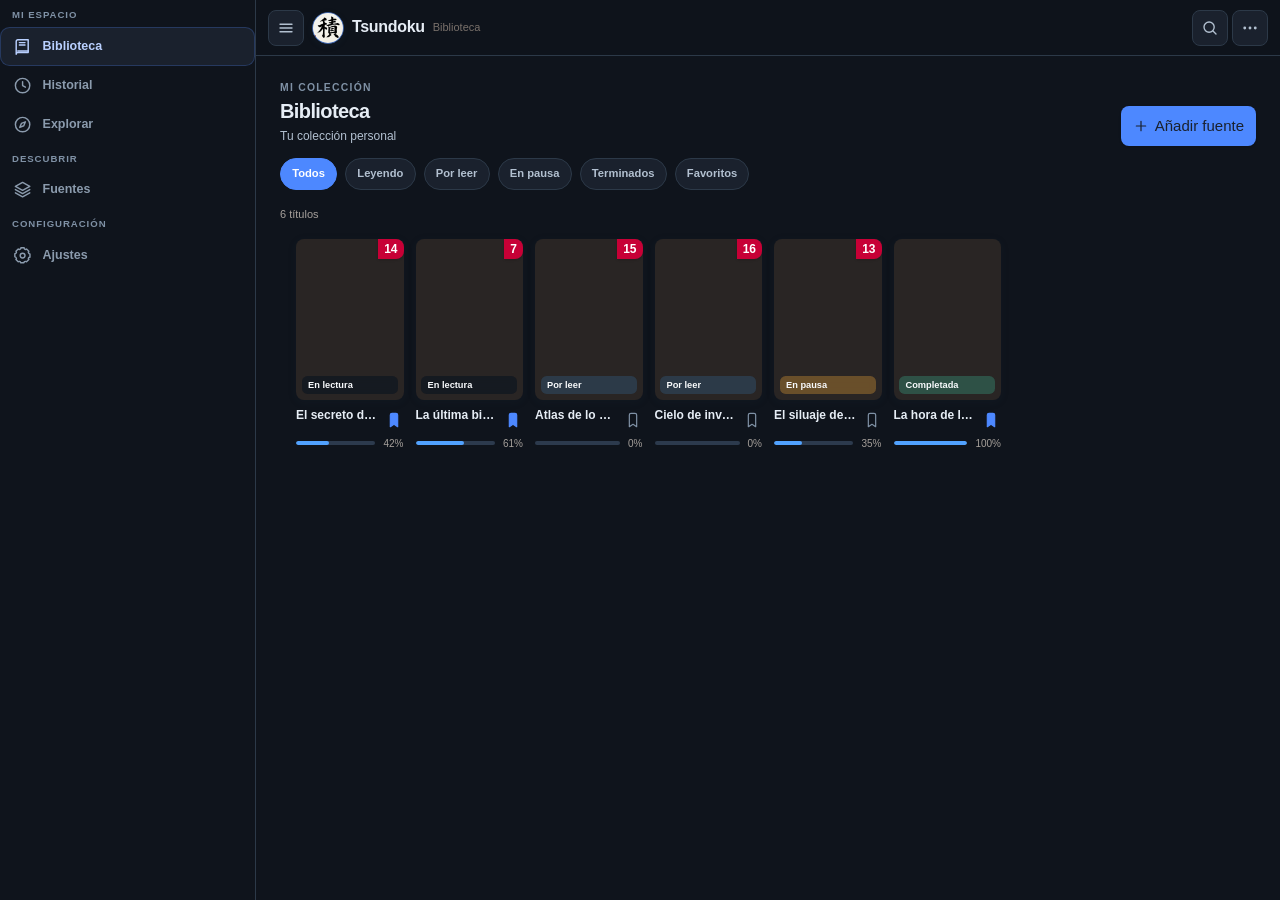
<file: index.html>
<!DOCTYPE html>
<html lang="en">
<head>
    <meta charset="UTF-8">
    <meta name="viewport" content="width=device-width, initial-scale=1.0">
    <title>Document</title>
    <meta http-equiv="refresh" content="0; url=./Tracker/index.html"> 

</head>
<body>
    
</body>
</html>
</file>
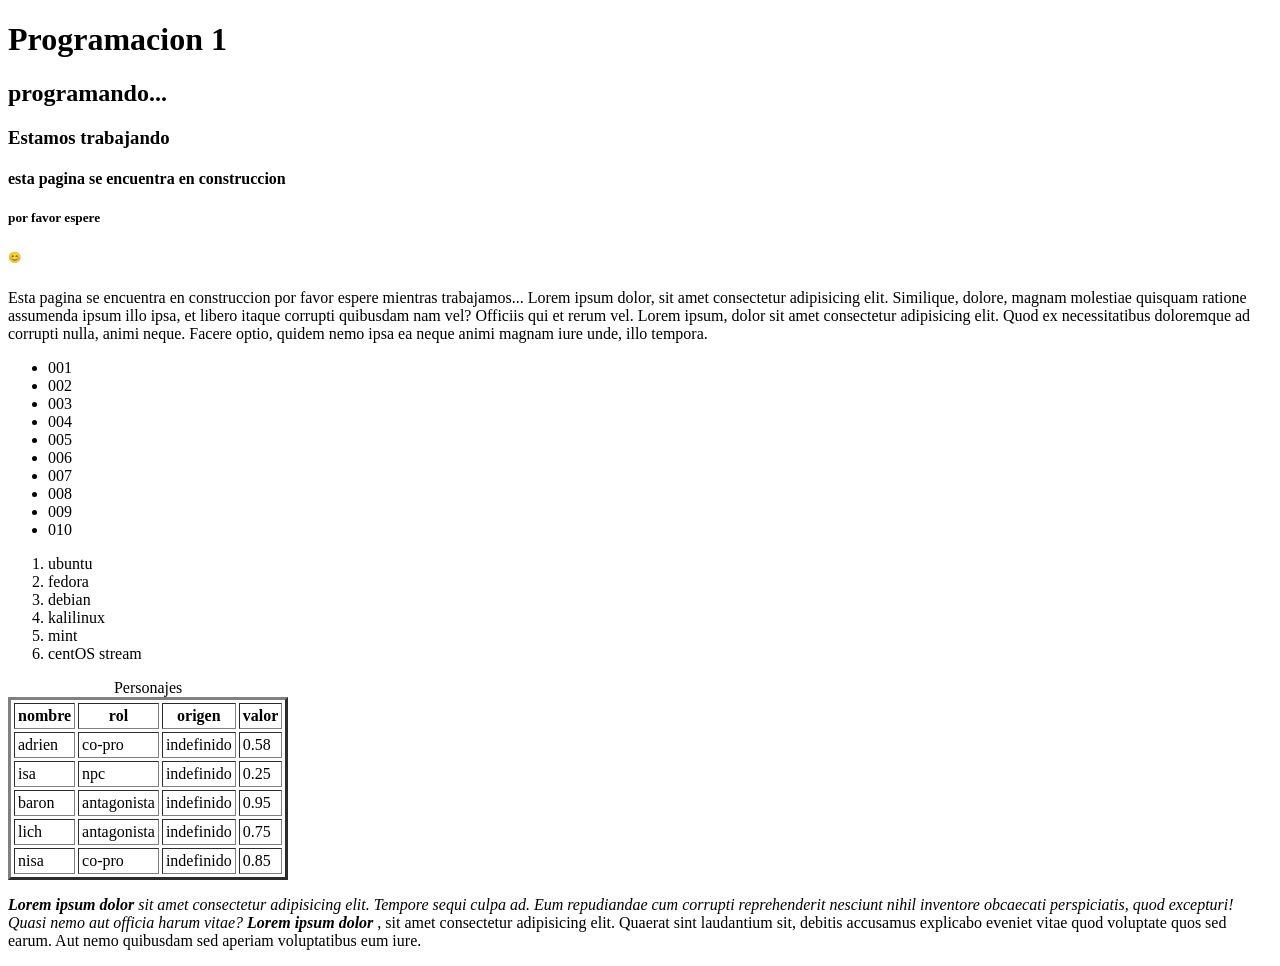
<file: Multi/index.html>
<!DOCTYPE html>
<html lang="en">
<head>
    <meta charset="UTF-8">
    <meta name="viewport" content="width=device-width, initial-scale=1.0">
    <title>Pagina</title>
</head>
<body>
<h1>Programacion 1</h1>
<h2>programando...</h2>

<h3>Estamos trabajando</h3>
<h4>esta pagina se encuentra en construccion</h4>
<h5>por favor espere</h5>
<h6>😊</h6>

<p>Esta pagina se encuentra en construccion por favor espere mientras trabajamos...
    Lorem ipsum dolor, sit amet consectetur adipisicing elit. Similique, dolore, magnam molestiae quisquam ratione assumenda ipsum illo ipsa, et libero itaque corrupti quibusdam nam vel? Officiis qui et rerum vel.
    Lorem ipsum, dolor sit amet consectetur adipisicing elit. Quod ex necessitatibus doloremque ad 
    corrupti nulla, animi neque. Facere optio, quidem nemo ipsa ea neque animi magnam iure unde, 
    illo tempora.
</p>

<ul>
    <li>001</li>
    <li>002</li>
    <li>003</li>
    <li>004</li>
    <li>005</li>
    <li>006</li>
    <li>007</li>
    <li>008</li>
    <li>009</li>
    <li>010</li>
    
</ul>

<ol>
<li>ubuntu</li>
<li>fedora</li>
<li>debian</li>
<li>kalilinux</li>
<li>mint</li>
<li>centOS stream</li>
</ol>

<table border="3" cellpadding="3" cellspacing="3">
    <caption>Personajes</caption>
    <thead>
     <th scope="col">nombre</th>
     <th scope="col">rol</th>
     <th scope="col">origen</th>
     <th scope="col">valor</th>
    </thead>
    <tbody>
        <tr>
            <td>adrien</td>
            <td>co-pro</td>
            <td>indefinido</td>
            <td>0.58</td>       

        </tr>
         <tr>
            <td>isa</td>
            <td>npc</td>
            <td>indefinido</td>
            <td>0.25</td>
         </tr>
         <tr>
            <td>baron</td>
            <td>antagonista</td>
            <td>indefinido</td>
            <td>0.95</td>
         </tr>
         <tr>
            <td>lich</td>
            <td>antagonista</td>
            <td>indefinido</td>
            <td>0.75</td>
         </tr>
         <tr>
            <td>nisa</td>
            <td>co-pro</td>
            <td>indefinido</td>
            <td>0.85</td>
         </tr>
    </tbody>
</table>

<p>
   <em> <strong> Lorem ipsum dolor </strong> sit amet consectetur adipisicing elit. Tempore sequi culpa ad. Eum repudiandae cum corrupti reprehenderit nesciunt nihil inventore obcaecati perspiciatis, quod excepturi! Quasi nemo aut officia harum vitae? </em>

    <i> <b> Lorem ipsum dolor </b> </i>, sit amet consectetur adipisicing elit. Quaerat sint laudantium sit, debitis accusamus explicabo eveniet vitae quod voluptate quos sed earum. Aut nemo quibusdam sed aperiam voluptatibus eum iure.
</p>













</body>
</html>
</file>
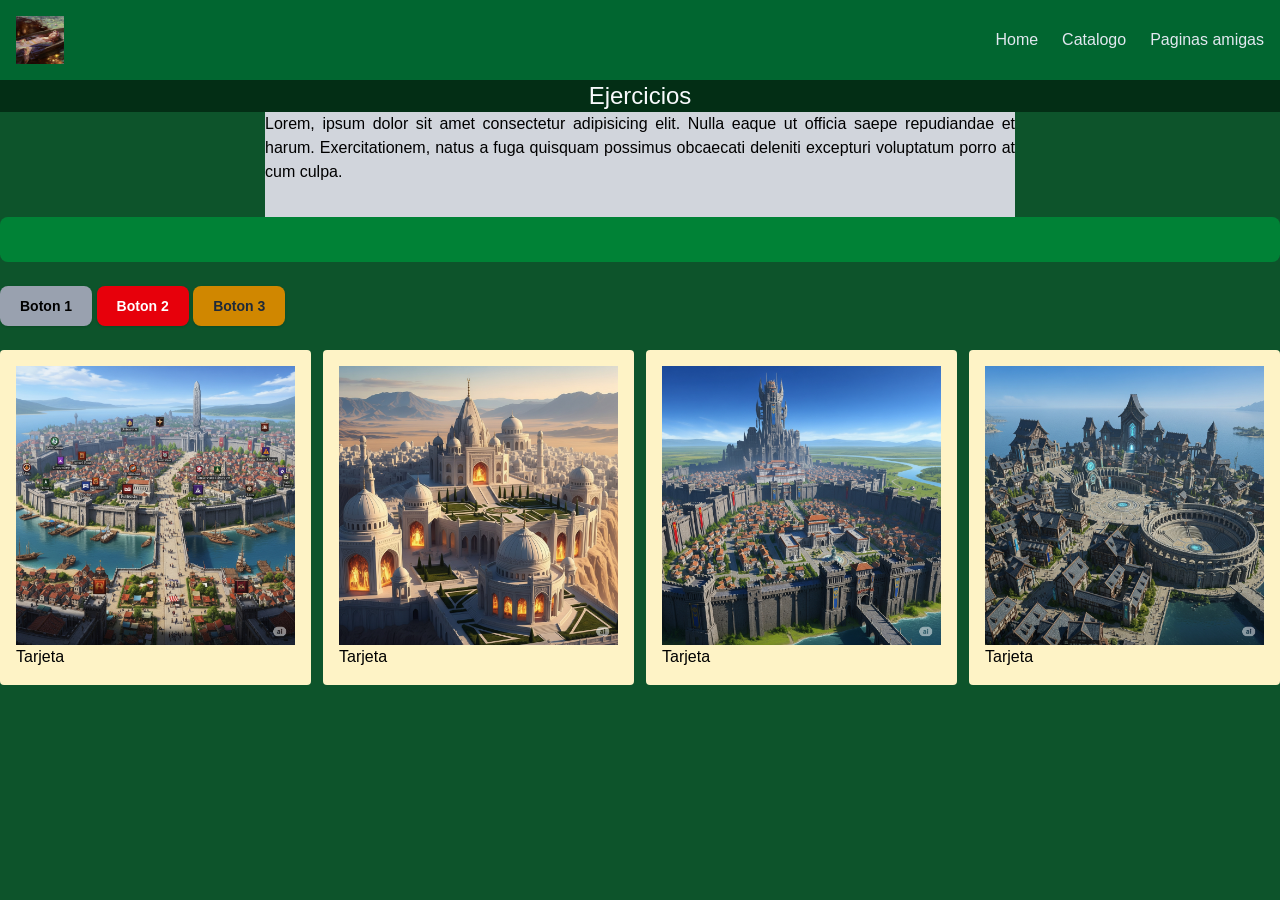
<file: Proyecto web/index.html>
<!DOCTYPE html>
<html lang="es">

<head>
    <meta charset="UTF-8">
    <meta name="viewport" content="width=device-width, initial-scale=1.0">
    <title>Ejercicios</title>
    <script src="./tailwind.js"></script>
</head>

<body class="bg-green-900">

<!-- Barra de navegación: logo a la izquierda, enlaces a la derecha -->
<nav class="flex items-center justify-between p-4 bg-green-800 shadow">
  <span class="text-xl font-bold text-sky-600"> <img class="size-12" src="Assets/Sin título.jpg" alt=""></span>
  <div class="flex gap-6">
    <a href="#" class="text-slate-200 hover:text-sky-600">Home</a>
    <a href="#" class="text-slate-200 hover:text-sky-600">Catalogo</a>
    <a href="#" class="text-slate-200 hover:text-sky-600">Paginas amigas</a>
  </div>
</nav>

    <h1 class="bg-green-950  text-slate-50 text-center  text-2xl">Ejercicios</h1>

    <div class=" bg-green-900 flex items-center justify-center">

        <p class="w-[750px] h-[105px] bg-gray-300 text-justify">
            Lorem, ipsum dolor sit amet consectetur adipisicing elit. Nulla eaque ut officia saepe repudiandae et harum.
            Exercitationem, natus a fuga quisquam possimus obcaecati deleniti excepturi voluptatum porro at cum culpa.
        </p>
    </div>
    <div class="mx-auto h-[45px] bg-green-700 flex items-center justify-center rounded-lg p-2">

    </div>
    <br>
<div>
    <button class="inline-flex items-center justify-center gap-2 rounded-lg
               bg-gray-400 px-5 py-2.5 text-sm font-semibold text-black shadow-sm
               transition hover:bg-gray-200 active:bg-gray-200
               focus:outline-none focus:ring-2 focus:ring-black">
  Boton 1
</button>
<button class="inline-flex items-center justify-center gap-2 rounded-lg
               bg-red-600 px-5 py-2.5 text-sm font-semibold text-white shadow-sm
               transition hover:bg-green-500 active:bg-red-800
               focus:outline-none focus:ring-2 focus:ring-red-300">
  Boton 2
</button>
<button class="inline-flex items-center justify-center gap-2 rounded-lg
               bg-yellow-600 px-5 py-2.5 text-sm font-semibold text-gray-800 shadow-sm
               transition hover:bg-gray-300 active:bg-yellow-800
               focus:outline-none focus:ring-2 focus:ring-indigo-200">
  Boton 3
</button>

</div>
<br>

<div class="grid grid-cols-1 md:grid-cols-2 lg:grid-cols-4 gap-3">
  <div class="bg-amber-100 p-4 rounded"><img src="Assets/Gemini_Generated_Image_q2a5btq2a5btq2a5.png" alt=""> Tarjeta</div>
  <div class="bg-amber-100 p-4 rounded"><img src="Assets/Gemini_Generated_Image_q2a5buq2a5buq2a5.png" alt="">Tarjeta</div>
  <div class="bg-amber-100 p-4 rounded"><img src="Assets/Gemini_Generated_Image_q2a5bvq2a5bvq2a5.png" alt="">Tarjeta</div>
  <div class="bg-amber-100 p-4 rounded"><img src="Assets/Gemini_Generated_Image_qxeg3jqxeg3jqxeg.png" alt="">Tarjeta</div>
</div>





</body>

</html>
</file>
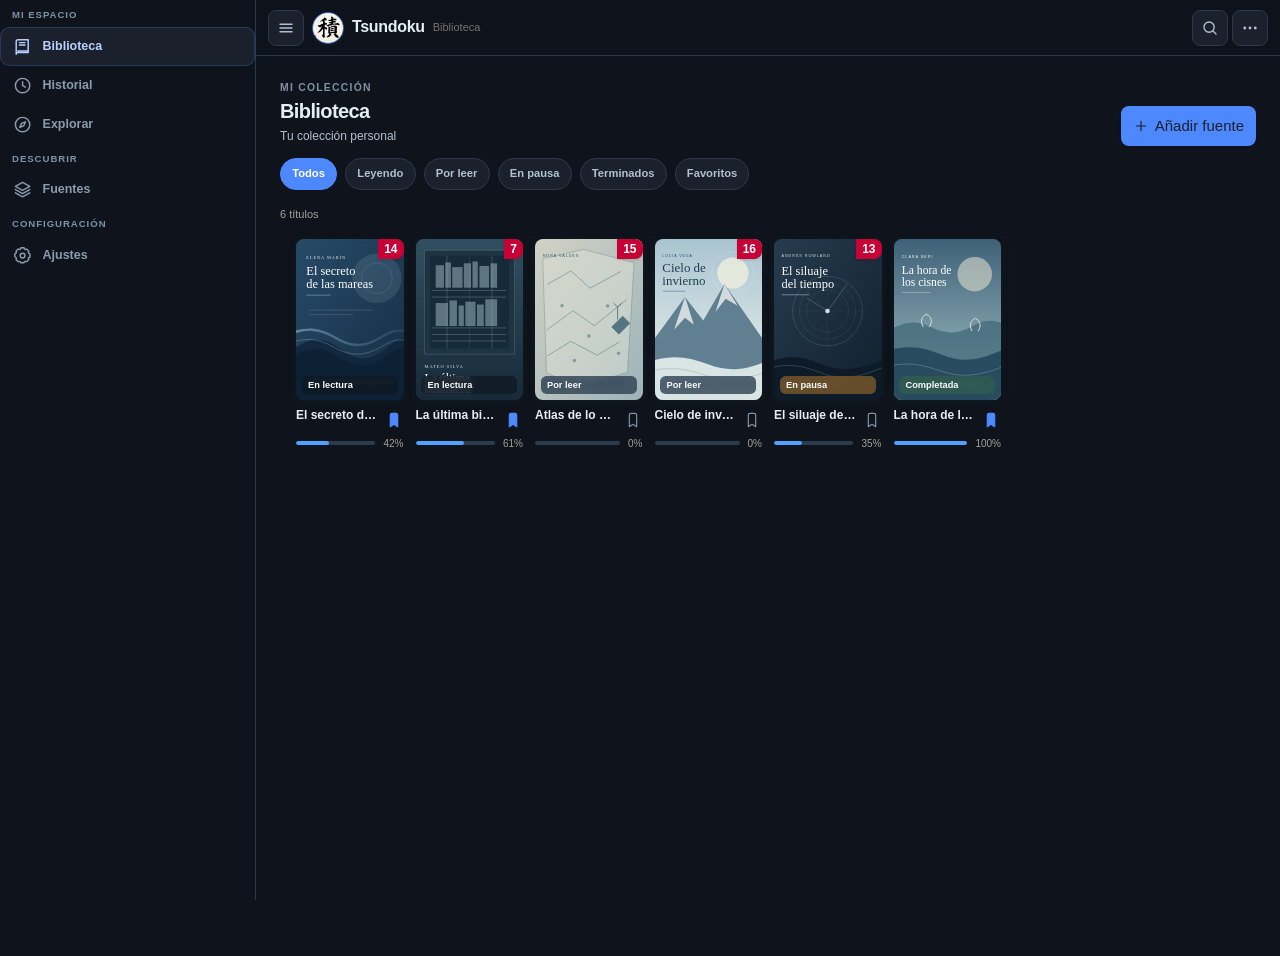
<file: Tracker/index.html>
<!DOCTYPE html>
<html lang="es" data-theme=" ">
<head>
  <meta charset="UTF-8">
  <meta name="viewport" content="width=device-width, initial-scale=1.0">
  <meta name="description" content="Tsundoku, tu biblioteca personal de novelas.">
  <title>Tsundoku · Biblioteca</title>
  <script>
    (() => {
      try {
        const validThemes = ['amoled', 'midnight', 'mocha', 'parchment'];
        const savedTheme = localStorage.getItem('tsundoku-theme');
        const legacyTheme = localStorage.getItem('novel-tracker:theme');
        document.documentElement.dataset.theme = validThemes.includes(savedTheme)
          ? savedTheme
          : legacyTheme === 'light' ? 'parchment' : 'midnight';
      } catch (error) {
        document.documentElement.dataset.theme = 'midnight';
      }
    })();
  </script>
  <link rel="icon" type="image/svg+xml" href="./Assets/icons/logo.svg">
  <script src="./js/tailwind.js"></script>
  <link rel="stylesheet" href="./css/styles.css">
  <style type="text/tailwindcss">
    @theme {
      --color-tsun-blue: #3c668d;
    }

    @custom-variant dark (&:where([data-theme="amoled"], [data-theme="midnight"], [data-theme="mocha"], [data-theme="dark"], [data-theme="amoled"] *, [data-theme="midnight"] *, [data-theme="mocha"] *, [data-theme="dark"] *));
  </style>
  <script src="./js/novelData.js" defer></script>
  <script src="./js/storage.js" defer></script>
  <script src="./js/ui.js" defer></script>
  <script src="./js/main.js" defer></script>
  <script src="./js/sidebar.js" defer></script>
</head>
<body class="tsun-shell" data-page="shell" data-asset-prefix="./" data-page-prefix="./">
  <a class="skip-link" href="#shell-content">Saltar al contenido</a>

  <header class="shell-header h-14" aria-label="Encabezado de Tsundoku">
    <div class="flex min-w-0 items-center gap-2">
      <button class="icon-button !h-9 !w-9 !rounded-lg" type="button" data-sidebar-toggle aria-label="Colapsar barra lateral" aria-expanded="true">
        <svg class="icon !h-[18px] !w-[18px]" viewBox="0 0 24 24" aria-hidden="true"><path d="M4 7h16M4 12h16M4 17h16"/></svg>
      </button>
      <span class="shell-logo" aria-hidden="true">
        <img src="./Assets/images/Logo-kanji.png" alt="">
      </span>
      <span class="shell-title truncate font-semibold">Tsundoku</span>
      <span class="hidden text-[11px] font-medium text-stone-400 dark:text-stone-500 sm:inline">Biblioteca</span>
    </div>

    <div class="relative ml-auto flex items-center gap-1">
      <button class="icon-button !h-9 !w-9 !rounded-lg" type="button" data-shell-search-toggle aria-label="Buscar" aria-expanded="false">
        <svg class="icon !h-[18px] !w-[18px]" viewBox="0 0 24 24" aria-hidden="true"><circle cx="10.8" cy="10.8" r="6.8"/><path d="m16 16 4 4"/></svg>
      </button>
      <div class="shell-search-panel" data-shell-search-panel hidden>
        <form class="flex items-center gap-2" data-shell-search-form role="search">
          <svg class="icon !h-4 !w-4 shrink-0 text-stone-400" viewBox="0 0 24 24" aria-hidden="true"><circle cx="10.8" cy="10.8" r="6.8"/><path d="m16 16 4 4"/></svg>
          <label class="sr-only" for="shell-search">Buscar en la biblioteca</label>
          <input class="min-w-0 flex-1 bg-transparent text-sm outline-none placeholder:text-stone-400" id="shell-search" data-shell-search-input type="search" placeholder="Buscar títulos o autores..." autocomplete="off">
          <kbd class="hidden rounded border border-stone-200 px-1.5 py-0.5 text-[10px] text-stone-400 dark:border-stone-700 sm:inline">ESC</kbd>
        </form>
      </div>

      <button class="icon-button !h-9 !w-9 !rounded-lg" type="button" data-shell-menu-toggle aria-label="Opciones" aria-expanded="false">
        <svg class="icon !h-[18px] !w-[18px]" viewBox="0 0 24 24" aria-hidden="true"><circle cx="5" cy="12" r="1" fill="currentColor"/><circle cx="12" cy="12" r="1" fill="currentColor"/><circle cx="19" cy="12" r="1" fill="currentColor"/></svg>
      </button>
      <div class="shell-menu" data-shell-menu hidden>
        <button class="shell-menu-item" type="button" data-theme-toggle>
          <span data-theme-label>Tema</span>
        </button>
        <button class="shell-menu-item" type="button" data-shell-go="settings">
          <span>Ajustes de lectura</span>
        </button>
        <button class="shell-menu-item !text-rose-700 dark:!text-rose-300" type="button" data-shell-reset>
          <span>Restablecer ejemplo</span>
        </button>
      </div>
    </div>
  </header>

  <!-- Overlay para móvil -->
  <div data-sidebar-overlay aria-hidden="true"></div>

  <!-- Barra lateral colapsable -->
  <nav class="shell-sidebar" data-sidebar aria-label="Navegación principal">
    <div class="sidebar-section-label">Mi espacio</div>

    <a class="sidebar-item is-active" href="./index.html" data-nav-item="library" title="Biblioteca" aria-current="page">
      <svg class="icon" viewBox="0 0 24 24" aria-hidden="true"><path d="M4 19.5V5.5a2 2 0 0 1 2-2h13v16H6a2 2 0 0 0-2 2Z"/><path d="M6 17.5h13M8 7h7M8 10h7"/></svg>
      <span class="sidebar-label">Biblioteca</span>
    </a>
    <a class="sidebar-item" href="./index.html#history" data-nav-item="history" title="Historial">
      <svg class="icon" viewBox="0 0 24 24" aria-hidden="true"><circle cx="12" cy="12" r="9"/><path d="M12 7v5l3.5 2"/></svg>
      <span class="sidebar-label">Historial</span>
    </a>
    <a class="sidebar-item" href="./pages/browse.html" data-nav-item="browse" title="Explorar">
      <svg class="icon" viewBox="0 0 24 24" aria-hidden="true"><circle cx="12" cy="12" r="9"/><path d="m15.5 8.5-2 5-5 2 2-5 5-2Z"/></svg>
      <span class="sidebar-label">Explorar</span>
    </a>

    <div class="sidebar-section-label">Descubrir</div>

    <a class="sidebar-item" href="./index.html#sources" data-nav-item="sources" title="Fuentes">
      <svg class="icon" viewBox="0 0 24 24" aria-hidden="true"><path d="m12 3-9 5 9 5 9-5-9-5Z"/><path d="m3 12 9 5 9-5M3 16l9 5 9-5"/></svg>
      <span class="sidebar-label">Fuentes</span>
    </a>

    <div class="sidebar-section-label">Configuración</div>

    <a class="sidebar-item" href="./index.html#settings" data-nav-item="settings" title="Ajustes">
      <svg class="icon" viewBox="0 0 24 24" aria-hidden="true"><circle cx="12" cy="12" r="3"/><path d="M19.4 15a1.7 1.7 0 0 0 .34 1.88l.06.06-2.86 2.86-.06-.06A1.7 1.7 0 0 0 15 19.4a1.7 1.7 0 0 0-1 .6 1.7 1.7 0 0 0-.4 1.1V21H9.55v-.1A1.7 1.7 0 0 0 8.5 19.4a1.7 1.7 0 0 0-1.88.34l-.06.06-2.86-2.86.06-.06A1.7 1.7 0 0 0 4.1 15a1.7 1.7 0 0 0-.6-1 1.7 1.7 0 0 0-1.1-.4H2.3V9.55h.1A1.7 1.7 0 0 0 4.1 8.5a1.7 1.7 0 0 0-.34-1.88l-.06-.06L6.56 3.7l.06.06A1.7 1.7 0 0 0 8.5 4.1a1.7 1.7 0 0 0 1-.6 1.7 1.7 0 0 0 .4-1.1V2.3h4.05v.1A1.7 1.7 0 0 0 15 4.1a1.7 1.7 0 0 0 1.88-.34l.06-.06 2.86 2.86-.06.06A1.7 1.7 0 0 0 19.4 8.5c.14.4.35.74.6 1 .3.3.7.45 1.1.45h.1v4.05h-.1A1.7 1.7 0 0 0 19.4 15Z"/></svg>
      <span class="sidebar-label">Ajustes</span>
    </a>
  </nav>

  <main class="shell-main min-h-screen pb-24 md:pb-8" id="shell-content" data-main-content>
    <section class="shell-view" data-shell-view="library" aria-labelledby="library-heading">
      <div class="mb-3 flex items-end justify-between gap-3 px-3 md:px-0">
        <div>
          <p class="shell-section-label mb-1">Mi colección</p>
          <h1 class="shell-view-title" id="library-heading">Biblioteca</h1>
          <p class="shell-view-subtitle mt-1" data-shell-search-summary>Tu colección personal</p>
        </div>
        <button class="shell-accent-button inline-flex items-center gap-1.5 rounded-lg bg-blue-800 px-3 py-2 text-xs font-semibold text-white shadow-sm transition hover:bg-blue-700 dark:bg-blue-700 dark:hover:bg-blue-600" type="button" data-shell-go="sources">
          <svg class="icon !h-4 !w-4" viewBox="0 0 24 24" aria-hidden="true"><path d="M12 5v14M5 12h14"/></svg>
          <span class="hidden sm:inline">Añadir fuente</span>
        </button>
      </div>

      <div class="mb-3 flex gap-2 overflow-x-auto px-3 pb-1 md:px-0" role="group" aria-label="Filtrar biblioteca">
        <button class="shell-filter is-active" type="button" data-shell-filter="all" aria-pressed="true">Todos</button>
        <button class="shell-filter" type="button" data-shell-filter="reading" aria-pressed="false">Leyendo</button>
        <button class="shell-filter" type="button" data-shell-filter="planned" aria-pressed="false">Por leer</button>
        <button class="shell-filter" type="button" data-shell-filter="paused" aria-pressed="false">En pausa</button>
        <button class="shell-filter" type="button" data-shell-filter="completed" aria-pressed="false">Terminados</button>
        <button class="shell-filter" type="button" data-shell-filter="favorites" aria-pressed="false">Favoritos</button>
      </div>

      <p class="mb-0 px-3 text-[11px] font-medium text-stone-500 dark:text-stone-400 md:px-0" data-shell-count> Cargando títulos...</p>
      <div class="shell-library-grid grid grid-cols-3 gap-3 p-4 sm:grid-cols-4 md:grid-cols-6 lg:grid-cols-8" data-shell-grid aria-live="polite"></div>
    </section>

    <section class="shell-view" data-shell-view="history" aria-labelledby="history-heading" hidden>
      <div class="mb-4 px-3 md:px-0">
        <p class="shell-section-label mb-1">Tu recorrido</p>
        <h1 class="shell-view-title" id="history-heading">Historial</h1>
        <p class="shell-view-subtitle mt-1" data-shell-history-count> Actividad reciente</p>
      </div>
      <div class="shell-pane p-3 md:p-4">
        <div class="grid gap-2 sm:grid-cols-2" data-shell-history></div>
      </div>
    </section>

    <section class="shell-view" data-shell-view="sources" aria-labelledby="sources-heading" hidden>
      <div class="mb-4 px-3 md:px-0">
        <p class="shell-section-label mb-1">Extensiones y repositorios</p>
        <h1 class="shell-view-title" id="sources-heading">Fuentes</h1>
        <p class="shell-view-subtitle mt-1" data-shell-source-note>Gestiona desde dónde obtener tus próximas lecturas.</p>
      </div>
      <div class="shell-source-tabs mb-3 flex gap-1 rounded-xl border p-1" role="tablist" aria-label="Gestión de fuentes">
        <button class="shell-source-tab is-active" type="button" role="tab" data-shell-source-tab="installed" aria-selected="true">Fuentes instaladas</button>
        <button class="shell-source-tab" type="button" role="tab" data-shell-source-tab="available" aria-selected="false">Obtener extensiones</button>
        <span class="ml-auto self-center pr-2 text-[11px] font-semibold text-stone-500 dark:text-stone-400" data-shell-source-count>— fuentes</span>
      </div>
      <div class="shell-source-list flex flex-col gap-2" data-shell-source-list aria-live="polite"></div>
    </section>

    <section class="shell-view" data-shell-view="settings" aria-labelledby="settings-heading" hidden>
      <div class="mb-4 px-3 md:px-0">
        <p class="shell-section-label mb-1">Preferencias</p>
        <h1 class="shell-view-title" id="settings-heading">Ajustes</h1>
        <p class="shell-view-subtitle mt-1">Personaliza tu forma de seguir leyendo.</p>
      </div>

      <div class="grid max-w-4xl gap-3 px-3 md:grid-cols-2 md:px-0">
        <section class="shell-settings-card p-4">
          <h2 class="text-sm font-semibold">Apariencia</h2>
          <p class="mt-1 text-xs text-stone-500 dark:text-stone-400">Elige el ambiente que prefieras para leer.</p>
          <div data-theme-selector></div>
        </section>

        <section class="shell-settings-card p-4">
          <h2 class="text-sm font-semibold">Meta semanal</h2>
          <p class="mt-1 text-xs text-stone-500 dark:text-stone-400">Objetivo de páginas para tu semana de lectura.</p>
          <form class="mt-3 flex items-center gap-2" data-shell-goal-form>
            <label class="sr-only" for="shell-goal">Páginas por semana</label>
            <input class="min-w-0 flex-1 rounded-lg border border-stone-200 bg-stone-50 px-3 py-2 text-sm outline-none focus:border-blue-600 dark:border-stone-700 dark:bg-stone-950" id="shell-goal" data-shell-goal-input type="number" min="0" max="9999" value="180">
            <button class="shell-accent-button rounded-lg bg-blue-800 px-3 py-2 text-xs font-semibold text-white hover:bg-blue-700 dark:bg-blue-700 dark:hover:bg-blue-600" type="submit">Guardar</button>
          </form>
        </section>

        <section class="shell-settings-card p-4 md:col-span-2">
          <h2 class="text-sm font-semibold">Datos locales</h2>
          <p class="mt-1 text-xs text-stone-500 dark:text-stone-400">El progreso se guarda únicamente en este dispositivo mediante localStorage.</p>
          <button class="mt-3 rounded-lg border border-rose-300 px-3 py-2 text-xs font-semibold text-rose-700 hover:bg-rose-50 dark:border-rose-900 dark:text-rose-300 dark:hover:bg-rose-950/30" type="button" data-shell-reset>Restablecer datos de ejemplo</button>
        </section>
      </div>
    </section>
  </main>

  <nav class="shell-bottom-nav fixed bottom-0 w-full flex justify-around border-t border-stone-800 bg-stone-900 py-2 z-50 md:hidden" aria-label="Navegación inferior">
    <button class="shell-bottom-item is-active" type="button" data-shell-nav="library" aria-current="page"><svg class="icon" viewBox="0 0 24 24" aria-hidden="true"><path d="M4 19.5V5.5a2 2 0 0 1 2-2h13v16H6a2 2 0 0 0-2 2Z"/><path d="M6 17.5h13M8 7h7M8 10h7"/></svg><span>Biblioteca</span></button>
    <button class="shell-bottom-item" type="button" data-shell-nav="history" aria-current="false"><svg class="icon" viewBox="0 0 24 24" aria-hidden="true"><circle cx="12" cy="12" r="9"/><path d="M12 7v5l3.5 2"/></svg><span>Historial</span></button>
    <button class="shell-bottom-item" type="button" data-shell-nav="sources" aria-current="false"><svg class="icon" viewBox="0 0 24 24" aria-hidden="true"><path d="m12 3-9 5 9 5 9-5-9-5Z"/><path d="m3 12 9 5 9-5M3 16l9 5 9-5"/></svg><span>Explorar</span></button>
    <button class="shell-bottom-item" type="button" data-shell-nav="settings" aria-current="false"><svg class="icon" viewBox="0 0 24 24" aria-hidden="true"><circle cx="12" cy="12" r="3"/><path d="M19.4 15a1.7 1.7 0 0 0 .34 1.88l.06.06-2.86 2.86-.06-.06A1.7 1.7 0 0 0 15 19.4a1.7 1.7 0 0 0-1 .6 1.7 1.7 0 0 0-.4 1.1V21H9.55v-.1A1.7 1.7 0 0 0 8.5 19.4a1.7 1.7 0 0 0-1.88.34l-.06.06-2.86-2.86.06-.06A1.7 1.7 0 0 0 4.1 15a1.7 1.7 0 0 0-.6-1 1.7 1.7 0 0 0-1.1-.4H2.3V9.55h.1A1.7 1.7 0 0 0 4.1 8.5a1.7 1.7 0 0 0-.34-1.88l-.06-.06L6.56 3.7l.06.06A1.7 1.7 0 0 0 8.5 4.1a1.7 1.7 0 0 0 1-.6 1.7 1.7 0 0 0 .4-1.1V2.3h4.05v.1A1.7 1.7 0 0 0 15 4.1a1.7 1.7 0 0 0 1.88-.34l.06-.06 2.86 2.86-.06.06A1.7 1.7 0 0 0 19.4 8.5c.14.4.35.74.6 1 .3.3.7.45 1.1.45h.1v4.05h-.1A1.7 1.7 0 0 0 19.4 15Z"/></svg><span>Ajustes</span></button>
  </nav>

  <div class="hidden" aria-hidden="true">
    <span class="grid grid-cols-3 gap-3 p-4 sm:grid-cols-4 md:grid-cols-6 lg:grid-cols-8"></span>
    <span class="bg-rose-700 text-white text-xs px-1.5 py-0.5 rounded-br-lg font-bold shadow"></span>
    <span class="bg-blue-800 text-white hover:bg-blue-700 dark:bg-blue-700 dark:hover:bg-blue-600"></span>
  </div>
</body>
</html>
</file>
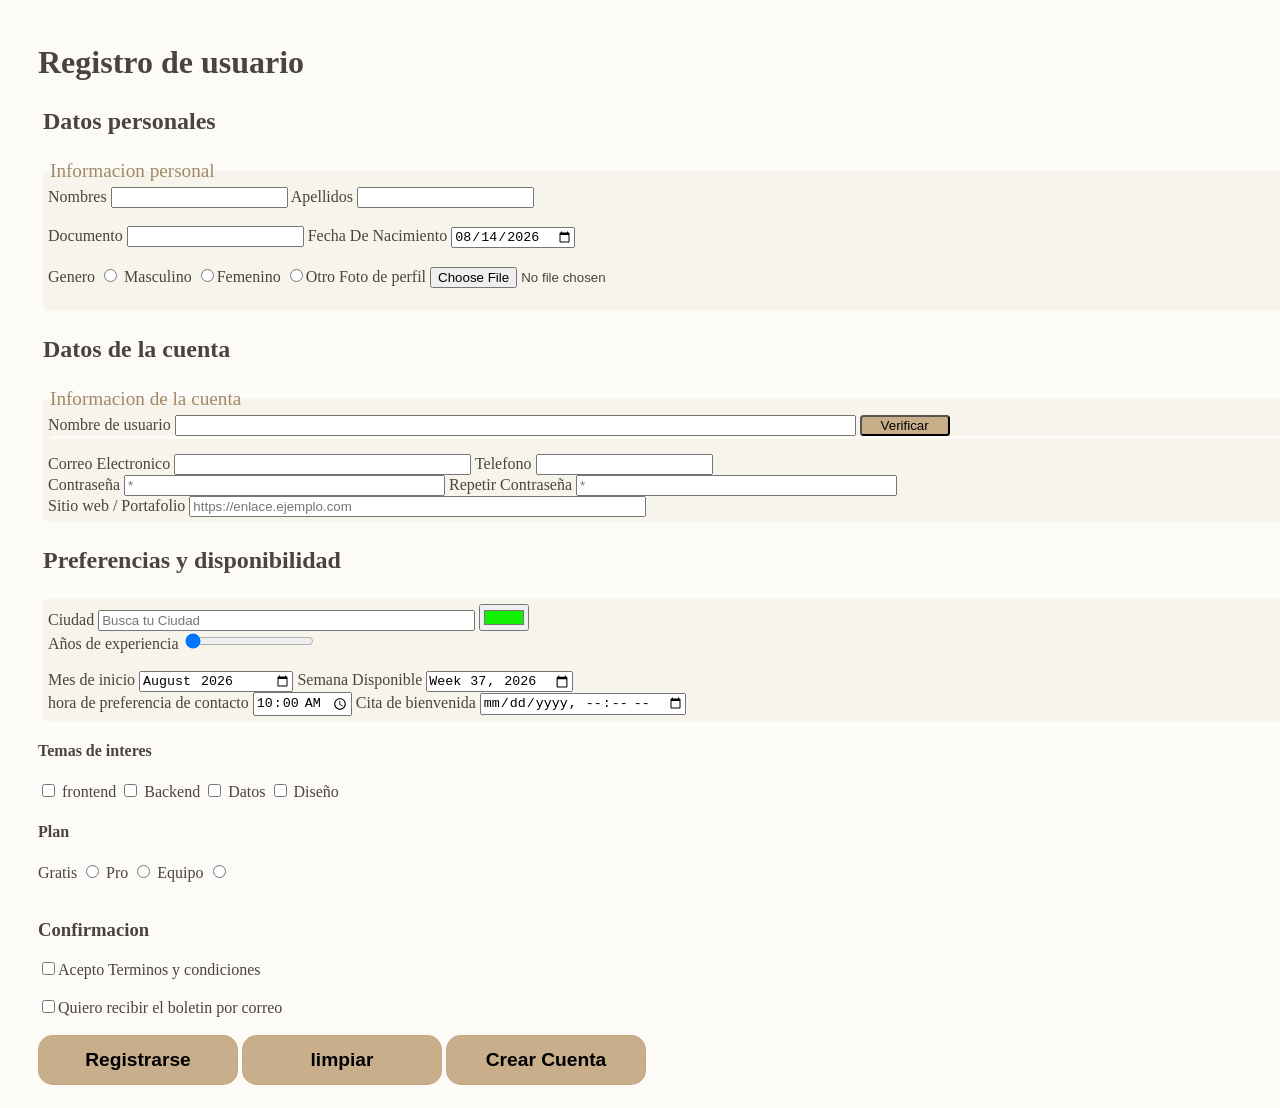
<file: Formulario/Formulario.html>
<!DOCTYPE html>
<html lang="en">

<head>
    <meta charset="UTF-8">
    <meta name="viewport" content="width=device-width, initial-scale=1.0">
    <title>Formulario</title>
    <link rel="stylesheet" href="Styles.css">
</head>

<body>

    
        <h1>Registro de usuario</h1>
        <h2>Datos personales</h2>
    

    <Form action="#" method="post">
        <fieldset>
            <legend>Informacion personal</legend>

        <Label>Nombres</Label>
        <input type="text" name="Nombres" id="nombres">

        <label for="Apellidos">Apellidos</label>
        <input type="text" name="Apellidos" id="Apellidos">

        <br>
        <br>

        <label for="">Documento</label>
        <input type="number" name="Documento" min="1" maxlength="15">
        <label for="">Fecha De Nacimiento</label>
        <input type="date" value="2026-08-14">

        <br>
        <br>

        <label for="">Genero</label>
        <label for="Masculino"><input type="radio" name="Genero" value="Masculino" id="Masculino"> Masculino</label>

        <label for="Femenino"><input type="radio" name="Genero" value="Femenino" id="Femenino">Femenino</label>

        <label for="Otro"><input type="radio" name="Genero" value="Otro" id="Otro">Otro</label>
        

        <label for="">Foto de perfil</label>
        <input type="file" name="Foto de perfil" accept="image/*">
        <br> <br>


        </fieldset>

      
            <h2>Datos de la cuenta</h2>
       
            <Fieldset>
                <legend>Informacion de la cuenta</legend>
                <div class="username">

        <label for="uname">Nombre de usuario</label>
        <input type="text" size="83.5" name="Nombre de usuario" id="uname">
        <input type="button" value="Verificar" onoclick="Verificar" class="Verificar">
  </div>
        <br>

        <label for="">Correo Electronico</label>
        <input type="email" size="35" name="ejemplo@gmail.com" id="correo">
        <label for="">Telefono</label>
        <input type="tel" name="Telefono"> <br>
        <label for="Contraseña">Contraseña</label>
        <input type="password" size="38" name="Contraseña" placeholder="*">
        <label for="">Repetir Contraseña</label>
        <input type="password" size="38" name="Contraseña" placeholder="*">
        <br>
        <Label>Sitio web / Portafolio</Label>
        <input type="url" size="55" name="Portafolio link" placeholder="https://enlace.ejemplo.com"> <br>
        
    </Fieldset>

        
            <h2>Preferencias y disponibilidad</h2>
            <fieldset>

        <Label>Ciudad</Label>
        <input type="search" size="45" name="ciudad" placeholder="Busca tu Ciudad">
        <label for="Color del perfil"></label>
        <input type="color" name="Color perfil" value="#10f000">
        <br>
        <label for="">Años de experiencia</label>
        <input type="range" name="Experiencia" min="0" max="50" value="0">
        <br><br>
        <label for="">Mes de inicio</label>
        <input type="month" name="MesInicial" Value="2026-08">
        <label for="">Semana Disponible</label>
        <input type="week" name="SemanaD" value="2026-W37">
        <br>
        <label for="">hora de preferencia de contacto</label>
        <input type="time" name="HoraContacto" Value="10:00">
        <label for="">Cita de bienvenida</label>
        <input type="datetime-local" name="C_Bienvenida" value="2026-08-22t10:00"> <br>
        
    </fieldset>

        <label for="">
            <h4>Temas de interes</h4>
        </label>
        <label><input type="checkbox" name="Temas" value="frontend"> frontend</label>
        <label><input type="checkbox" name="Temas" value="backend"> Backend</label>
        <label><input type="checkbox" name="Temas" value="Datos"> Datos</label>
        <label><input type="checkbox" name="Temas" value="Diseño"> Diseño</label>
        <br>
        <label for="">
            <h4>Plan</h4>
        </label>
        <label for="">Gratis <input type="Radio" name="free" value="free"></label>
        <label for="">Pro <input type="Radio" name="Pro" value="pro"></label>
        <label for="">Equipo <input type="Radio" name="Team" value="Equipo"></label>

        <br><br>
        <h3>Confirmacion</h3>
        <label><input type="checkbox" name="Acepto" value="Acepto">Acepto Terminos y condiciones</label> <br> <br>
        <label for=""><input type="checkbox" name="RecibirXCorreo" id="Boletin">Quiero recibir el boletin por
            correo</label>
        <br>
        <br>
        <input type="submit" value="Registrarse" class="botones">
        <input type="reset" name="limpiar" value="limpiar" class="botones">
        <input type="button" value="Crear Cuenta" class="botones">


    </form>






</body>

</html>
</file>
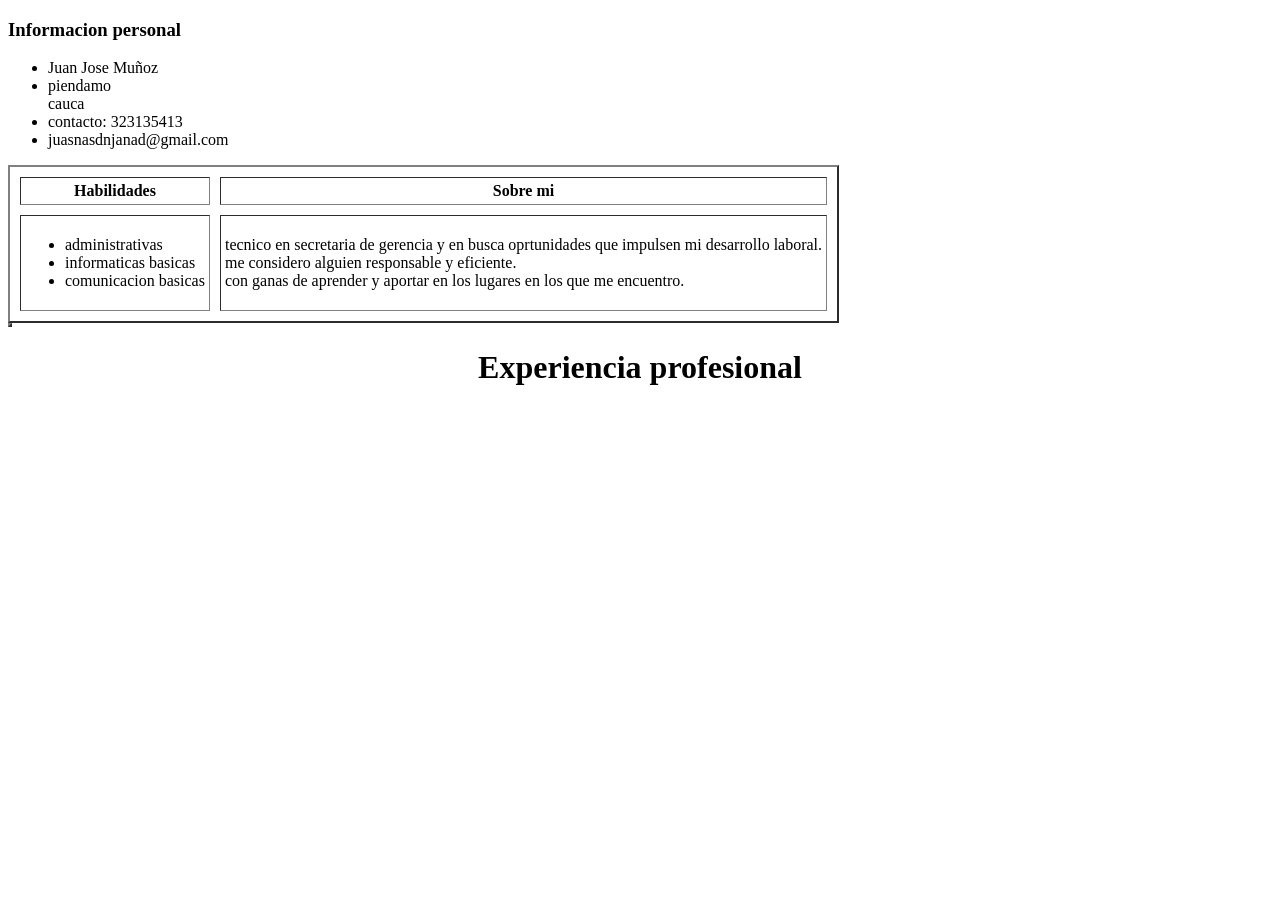
<file: Multi/ejercicio1.html>
<!DOCTYPE html>
<html lang="en">
<head>
    <meta charset="UTF-8">
    <meta name="viewport" content="width=device-width, initial-scale=1.0">
    <title>CV Juan</title>
</head>
<body>
    <h3>Informacion personal</h3>
   <ul>
 <li>Juan Jose Muñoz</li>
 <li>piendamo <br> cauca</li>
 <li>contacto: 323135413</li>
 <li>juasnasdnjanad@gmail.com</li>
 

   </ul> 
<table border="2" cellpadding="4" cellspacing="10">
    <caption></caption>
    <thead>
        <th>Habilidades</th>
        <th>Sobre mi</th>
    </thead>
    <tbody>
        <tr> <td>
            <ul>
            <li>administrativas</li>
            <li>informaticas basicas</li>
            <li>comunicacion basicas</li>
            </ul>
        </td>
        <td> tecnico en secretaria de gerencia y en busca oprtunidades que impulsen mi desarrollo laboral. <br> me considero alguien responsable y eficiente.<br>con ganas de aprender y aportar en los lugares en los que me encuentro.</td>
    
        </tr>
    </tbody>
</table>
   
<table border="2" cellpadding="4" cellspacing="10"> 

    
</table>

<center><h1><b>Experiencia profesional</b></h1></center>

 





</body>
</html>
</file>
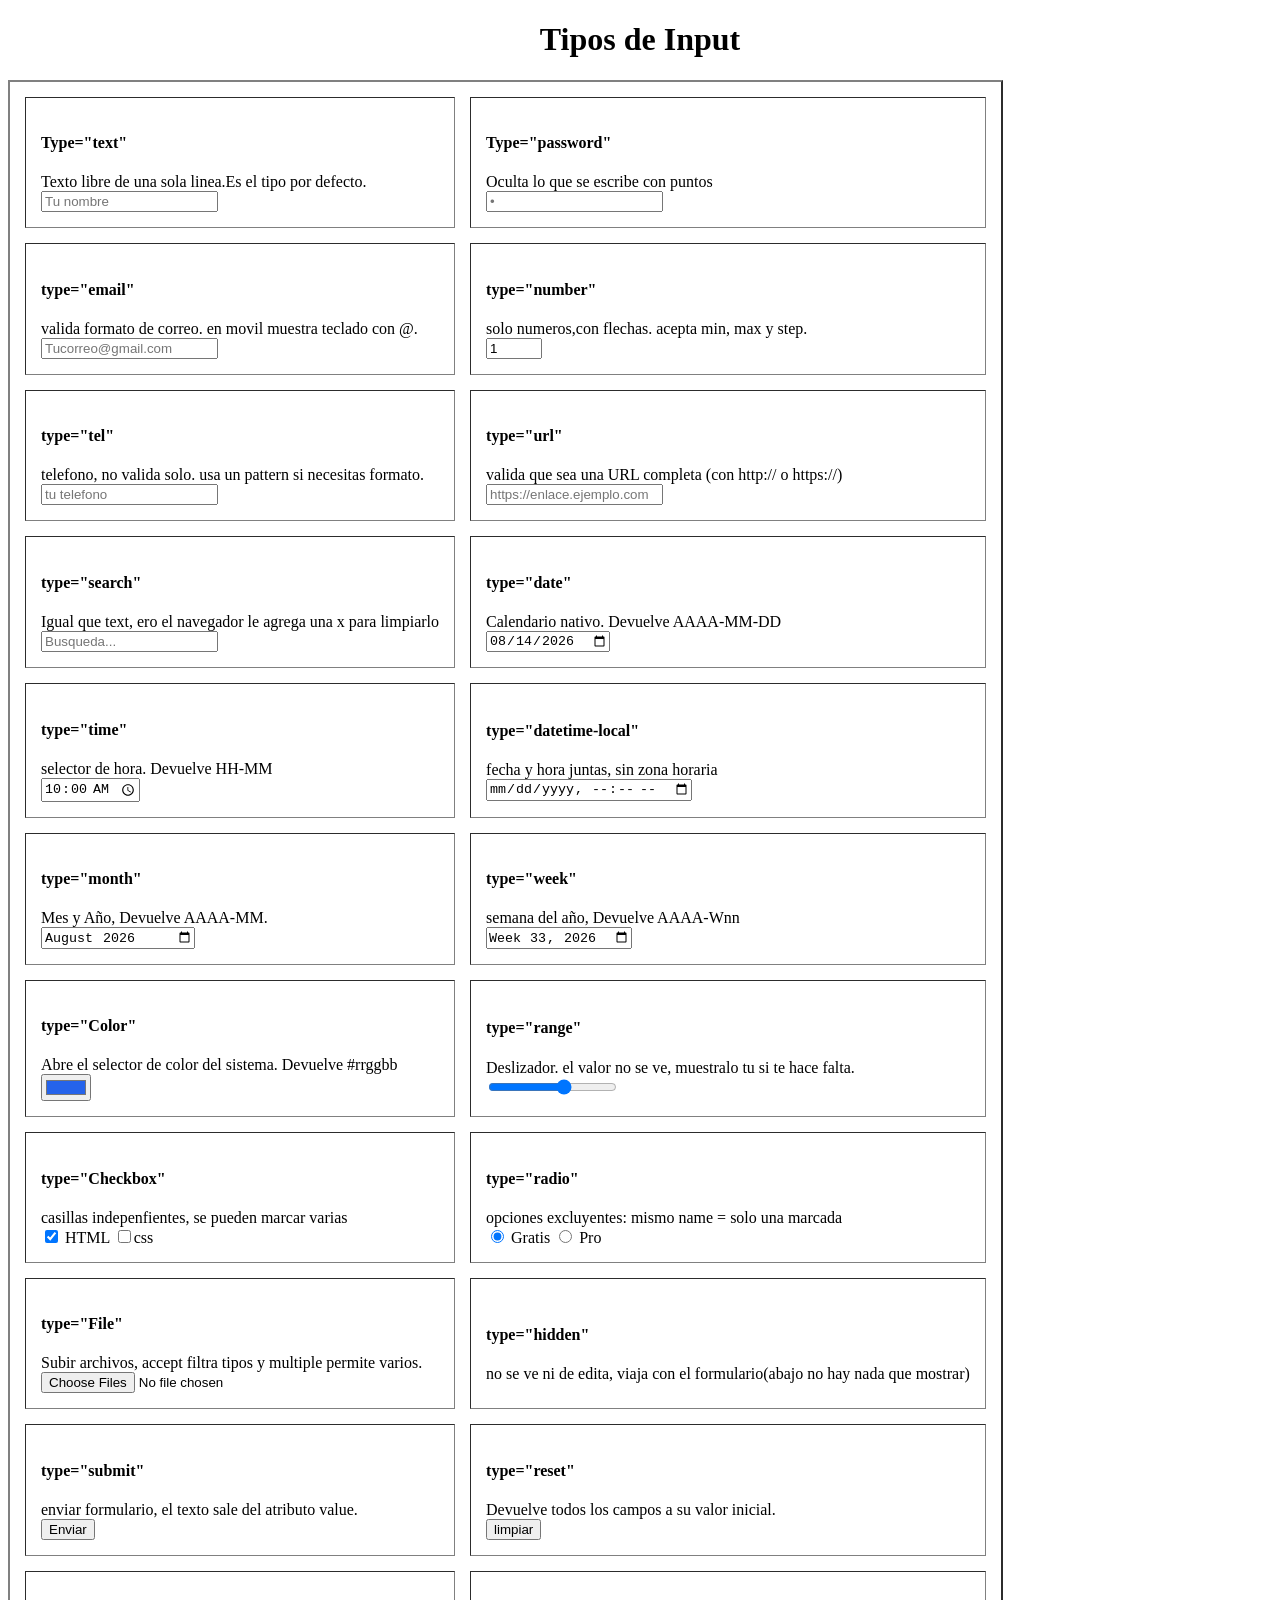
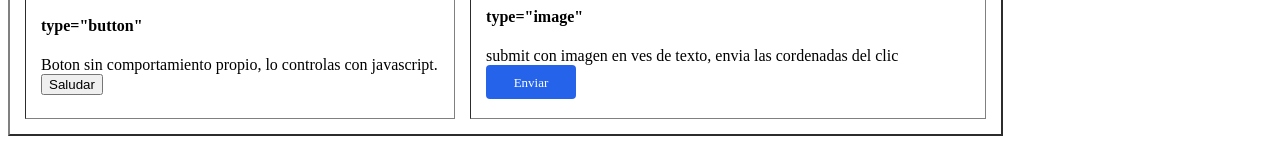
<file: Multi/input.html>
<!DOCTYPE html>
<html lang="en">

<head>
    <meta charset="UTF-8">
    <meta name="viewport" content="width=device-width, initial-scale=1.0">
    <title>Document</title>
</head>

<body>

    <center>
        <h1>Tipos de Input</h1>
    </center>

    <table border="2" cellpadding="15" cellspacing="15">
        <tr>
            <td>
                <h4>Type="text"</h4>

                Texto libre de una sola linea.Es el tipo por defecto.
                <br>
                <input type="text" name="Nombre" placeholder="Tu nombre">
            </td>

            <td>
                <h4>Type="password"</h4>

                Oculta lo que se escribe con puntos
                <br>
                <input type="password" name="clave" placeholder="•">
            </td>

        </tr>
        <tr>
            <td>
                <h4>type="email"</h4>

                valida formato de correo. en movil muestra teclado con @.
                <br>
                <input type="email" name="correo" placeholder="Tucorreo@gmail.com">
            </td>
            <td>
                <h4>type="number"</h4>

                solo numeros,con flechas. acepta min, max y step.
                <br>
                <input type="number" name="edad" min="0" max="120" step="1" value="1">
            </td>
        </tr>
        <tr>
            <td>
                <h4>type="tel"</h4>

                telefono, no valida solo. usa un pattern si necesitas formato.
                <br>
                <input type="tel" pattern="[0-9] {10}" placeholder="tu telefono">
            </td>
            <td>
                <h4>type="url"</h4>

                valida que sea una URL completa (con http:// o https://)
                <br>
                <input type="url" name="enlace" placeholder="https://enlace.ejemplo.com">
            </td>
        </tr>
        <tr>
            <td>
                <h4>type="search"</h4>

                Igual que text, ero el navegador le agrega una x para limpiarlo
                <br>
                <input type="search" name="q" placeholder="Busqueda...">
            </td>
            <td>
                <h4>type="date"</h4>

                Calendario nativo. Devuelve AAAA-MM-DD
                <br>
                <input type="date" name="fecha" value="2026-08-14">
            </td>
        </tr>
        <tr>
            <td>
                <h4>type="time"</h4>

                selector de hora. Devuelve HH-MM
                <br>
                <input type="time" name="hora" value="10:00">
            </td>
            <td>
                <h4>type="datetime-local"</h4>

                fecha y hora juntas, sin zona horaria
                <br>
                <input type="datetime-local" name="cita" value="2026-08-14t10:00">
            </td>
        </tr>
        <tr>
            <td>
                <h4>type="month"</h4>

                Mes y Año, Devuelve AAAA-MM.
                <br>
                <input type="month" name="mes" value="2026-08">
            </td>
            <td>
                <h4>type="week"</h4>

                semana del año, Devuelve AAAA-Wnn
                <br>
                <input type="week" name="semana" value="2026-W33">
            </td>
        </tr>
        <tr>
            <td>
                <h4>type="Color"</h4>

                Abre el selector de color del sistema. Devuelve #rrggbb
                <br>
                <input type="color" name="Color" value="#2563eb">
            </td>
            <td>
                <h4>type="range"</h4>

                Deslizador. el valor no se ve, muestralo tu si te hace falta.
                <br>
                <input type="range" name="Volumen" min="0" max="100" value="60">
            </td>
        </tr>
        <tr>
            <td>
                <h4>type="Checkbox"</h4>

                casillas indepenfientes, se pueden marcar varias
                <br>
                <label><input type="checkbox" name="Gustos" value="HTML" checked> HTML</label>
                <label><input type="checkbox" name="Gustos" value="CSS">css</label>
            </td>
            </td>
            <td>
                <h4>type="radio"</h4>

                opciones excluyentes: mismo name = solo una marcada
                <br>
                <label><input type="radio" name="Plan" value="free" checked> Gratis</label>
                <label> <input type="radio" name="Plan" value="Pro"> Pro</label>
            </td>
        </tr>
        <tr>
            <td>
                <h4>type="File"</h4>

                Subir archivos, accept filtra tipos y multiple permite varios.
                <br>
                <input type="File" name="Foto" accept="image/*" multiple>
            </td>
            <td>
                <h4>type="hidden"</h4>

                no se ve ni de edita, viaja con el formulario(abajo no hay nada que mostrar)
                <br>
                <input type="hidden" name="id_user" value="42">
            </td>
        </tr>
        <tr>
            <td>
                <h4>type="submit"</h4>

                enviar formulario, el texto sale del atributo value.
                <br>
                <input type="submit" value="Enviar">
            </td>
            <td>
                <h4>type="reset"</h4>

                Devuelve todos los campos a su valor inicial.
                <br>
                <input type="reset" value="limpiar">
            </td>
        </tr>
        <tr>
            <td>
                <h4>type="button"</h4>

                Boton sin comportamiento propio, lo controlas con javascript.
                <br>
                <input type="button" value="Saludar" onclick="alert(hola)">
            </td>
            <td>
                <h4>type="image"</h4>

                submit con imagen en ves de texto, envia las cordenadas del clic
                <br>
                <input type="image" alt="enviar" width="90"
                    src='data:image/svg+xml,<svg xmlns="http://www.w3.org/2000/svg" width="90" height="34"><rect width="90" height="34" rx="4" fill="%232563eb"/><text x="45" y="22" font-size="13" fill="white" text-anchor="middle">Enviar</text></svg>'>
            </td>
        </tr>
    </table>


</body>

</html>
</file>
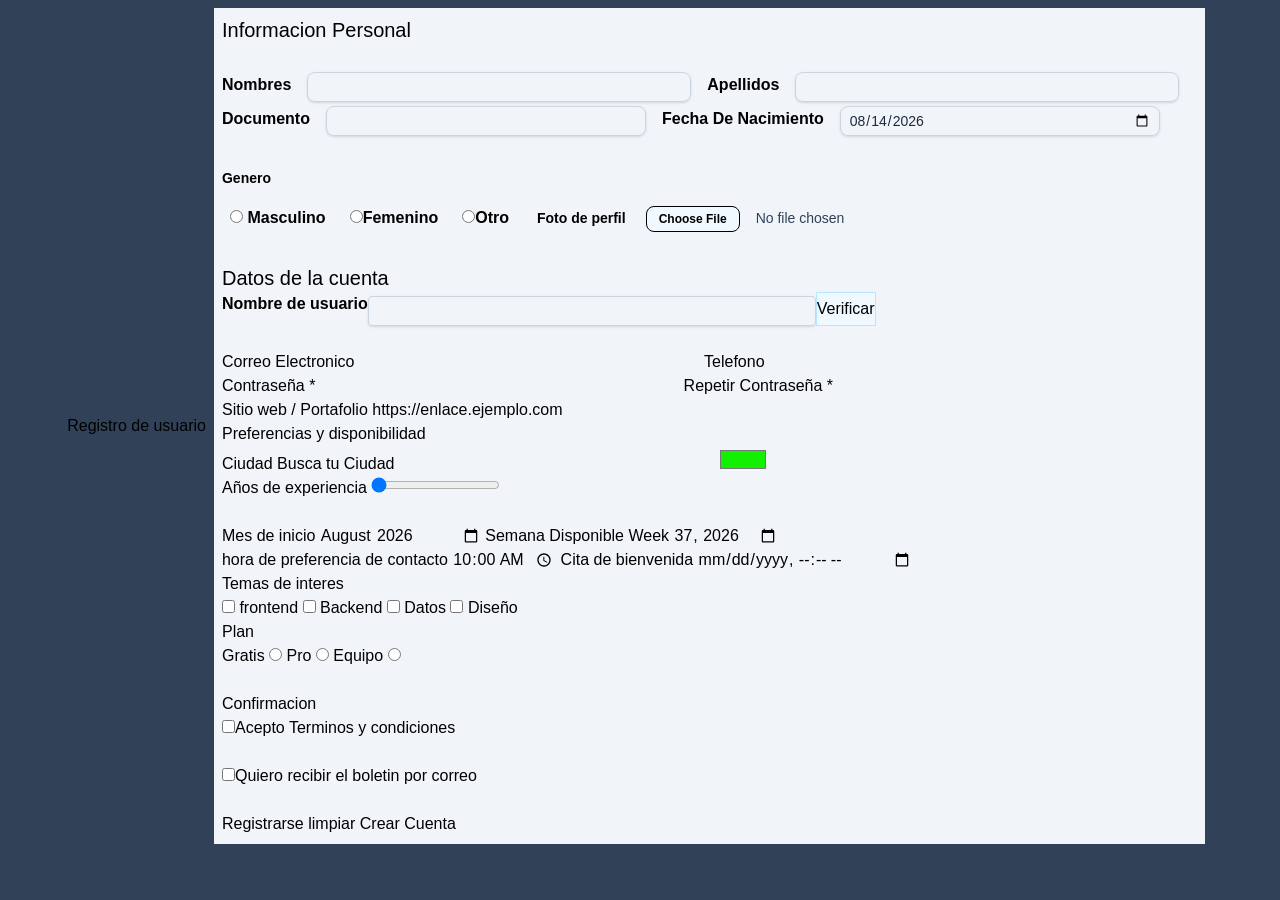
<file: Proyecto web/Formulario.html>
<!DOCTYPE html>
<html lang="en">

<head>
    <meta charset="UTF-8">
    <meta name="viewport" content="width=device-width, initial-scale=1.0">
    <title>Formulario</title>
    <script src="./tailwind.js"></script>
</head>

<body class="bg-slate-700 flex items-center justify-center ">

    <h1 class=" flex justify-center text-center rounded ">Registro de usuario</h1>

    <Form action="#" method="post" class=" m-2 p-2 bg-slate-100">

        <fieldset>
            <legend class="justify-center text-xl text-black">Informacion Personal</legend><br>
            <div class="flex gap-4 items-center">
                <Label for="nombres" class="block text-base font-bold">Nombres</Label>
                <input class=" max-w-sm mt-1 block w-full rounded-lg border border-slate-300 px-3 py-1 text-sm
                text-slate-800 shadow-sm transition
                focus:border-sky-500 focus:outline-none focus:ring-2 focus:ring-sky-200" type="text" name="Nombres"
                    id="nombres">

                <label for="Apellidos" class="block text-base font-bold">Apellidos</label>
                <input class=" max-w-sm mt-1 block w-full rounded-lg border border-slate-300 px-3 py-1 text-sm
                text-slate-800 shadow-sm transition
                focus:border-sky-500 focus:outline-none focus:ring-2 focus:ring-sky-200" type="text" name="Apellidos"
                    id="Apellidos">

            </div>

            <div class="flex gap-4 items-center">

                <label class="block text-base font-bold">Documento</label>
                <input class="max-w-xs h-[12mpx] mt-1 block w-full rounded-lg border border-slate-300 px-2 py-1 text-sm
                text-slate-800 shadow-sm transition
                focus:border-sky-500 focus:outline-none focus:ring-2 focus:ring-sky-200" type="number" name="Documento"
                    min="1" maxlength="15">

                <label class="block text-base font-bold">Fecha De Nacimiento</label>
                <input class=" max-w-xs h-[12mpx] mt-1 block w-full rounded-lg border border-slate-300 px-2 py-1 text-sm
                text-slate-800 shadow-sm transition
                focus:border-sky-500 focus:outline-none focus:ring-2 focus:ring-sky-200" type="date"
                    value="2026-08-14">
            </div>

            <br>

               <label class="block text-sm font-bold py-2">Genero</label>
            <div class="flex flex-wrap gap-2 items-baseline">
                <label for="Masculino" class="block text-base font-bold px-2"><input type="radio" name="Genero" value="Masculino" id="Masculino">
                Masculino</label>

                <label for="Femenino" class="block text-base font-bold px-2"><input type="radio" name="Genero" value="Femenino" id="Femenino">Femenino</label>

                <label for="Otro" class="block text-base font-bold px-2"><input type="radio" name="Genero" value="Otro" id="Otro">Otro</label>

                    <label class="block text-sm font-bold p-3">Foto de perfil</label>
                    <input type="file" name="Foto de perfil" accept="image/*" class="block max-w-screen-sm text-sm text-slate-700 file:mr-4 file:py-1 file:px-3 file:rounded-lg file:border-1 border-blue-500 file:text-xs file:font-semibold file:bg-sky-50 file:text-black hover:file:bg-sky-200 transition-all cursor-pointer">
                </div>
                <br>
            </div>



        </fieldset>


        <h1 class=" justify-center text-xl text-black"> Datos de la cuenta</h1>

        <Fieldset class="bg-slate-100">
            <div class="flex gap 2">
                <label for="uname" class="block text-base font-bold">Nombre de usuario</label>
                <input type="text" size="83.5" name="Nombre de usuario" id="uname"
                class="max-w-md mt-1 block w-full rounded-sm border border-slate-300 px-3 py-1 text-sm text-slate-800 shadow-sm transition">

                <input type="button" value="Verificar" onoclick="Verificar"
                class=" bg-sky-50 max-w-20 max-h-20 border border-sky-200">

            </div>
            <br>

            <label for="">Correo Electronico</label>
            <input type="email" size="35" name="ejemplo@gmail.com" id="correo">
            <label for="">Telefono</label>
            <input type="tel" name="Telefono"> <br>
            <label for="Contraseña">Contraseña</label>
            <input type="password" size="38" name="Contraseña" placeholder="*">
            <label for="">Repetir Contraseña</label>
            <input type="password" size="38" name="Contraseña" placeholder="*">
            <br>
            <Label>Sitio web / Portafolio</Label>
            <input type="url" size="55" name="Portafolio link" placeholder="https://enlace.ejemplo.com"> <br>

        </Fieldset>


        <h2>Preferencias y disponibilidad</h2>
        <fieldset class="bg-slate-100">

            <Label>Ciudad</Label>
            <input type="search" size="45" name="ciudad" placeholder="Busca tu Ciudad">
            <label for="Color del perfil"></label>
            <input type="color" name="Color perfil" value="#10f000">
            <br>
            <label for="">Años de experiencia</label>
            <input type="range" name="Experiencia" min="0" max="50" value="0">
            <br><br>
            <label for="">Mes de inicio</label>
            <input type="month" name="MesInicial" Value="2026-08">
            <label for="">Semana Disponible</label>
            <input type="week" name="SemanaD" value="2026-W37">
            <br>
            <label for="">hora de preferencia de contacto</label>
            <input type="time" name="HoraContacto" Value="10:00">
            <label for="">Cita de bienvenida</label>
            <input type="datetime-local" name="C_Bienvenida" value="2026-08-22t10:00"> <br>

        </fieldset>

        <label for="">
            <h4>Temas de interes</h4>
        </label>
        <label><input type="checkbox" name="Temas" value="frontend"> frontend</label>
        <label><input type="checkbox" name="Temas" value="backend"> Backend</label>
        <label><input type="checkbox" name="Temas" value="Datos"> Datos</label>
        <label><input type="checkbox" name="Temas" value="Diseño"> Diseño</label>
        <br>
        <label for="">
            <h4>Plan</h4>
        </label>
        <label for="">Gratis <input type="Radio" name="free" value="free"></label>
        <label for="">Pro <input type="Radio" name="Pro" value="pro"></label>
        <label for="">Equipo <input type="Radio" name="Team" value="Equipo"></label>

        <br><br>
        <h3>Confirmacion</h3>
        <label><input type="checkbox" name="Acepto" value="Acepto">Acepto Terminos y condiciones</label> <br> <br>
        <label for=""><input type="checkbox" name="RecibirXCorreo" id="Boletin">Quiero recibir el boletin por
            correo</label>
        <br>
        <br>
        <input type="submit" value="Registrarse" class="botones">
        <input type="reset" name="limpiar" value="limpiar" class="botones">
        <input type="button" value="Crear Cuenta" class="botones">


    </form>






</body>

</html>
</file>
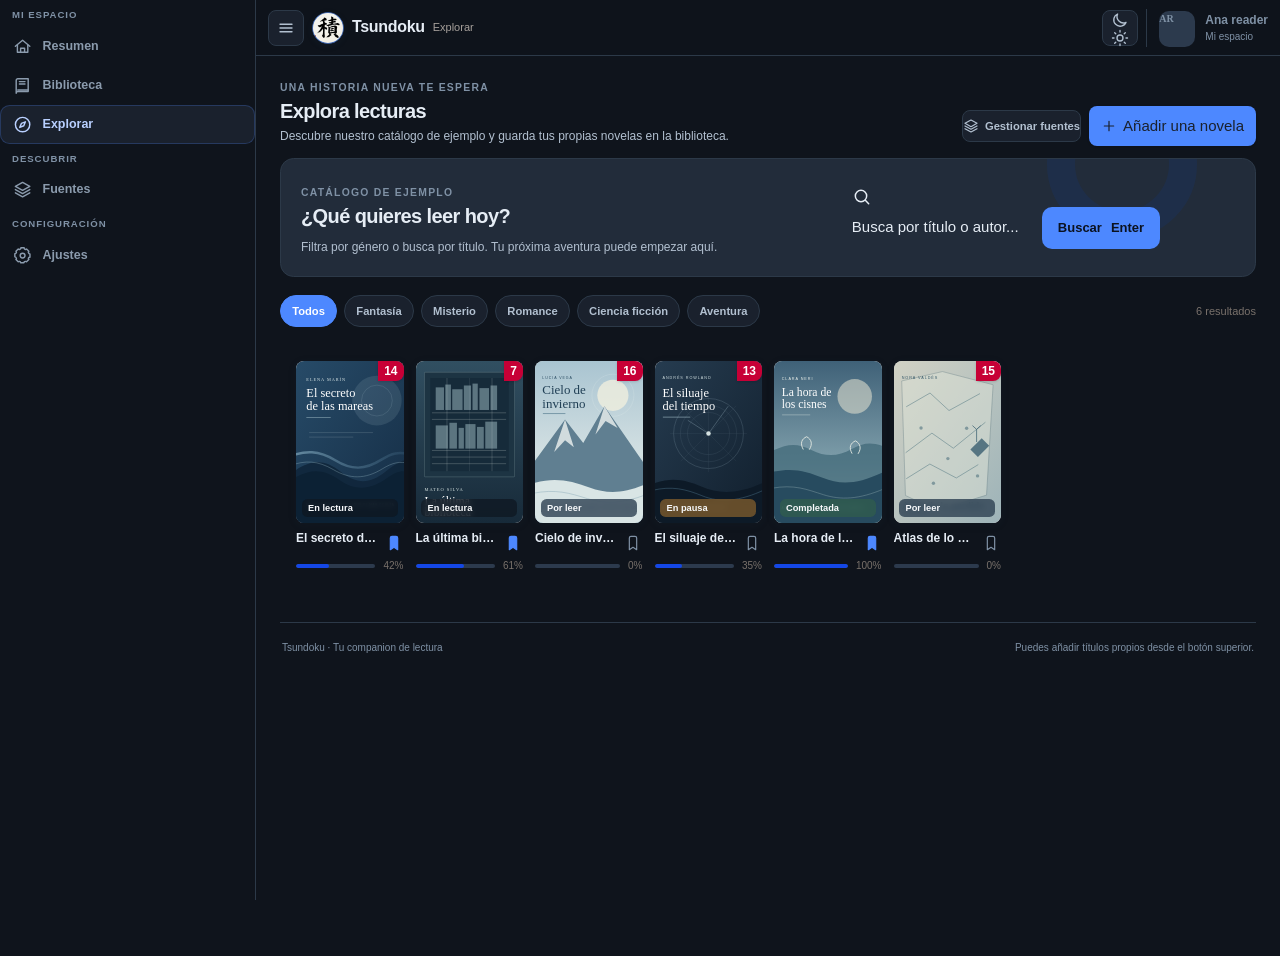
<file: Tracker/pages/browse.html>
<!DOCTYPE html>
<html lang="es" data-theme="midnight">
<head>
  <meta charset="UTF-8">
  <meta name="viewport" content="width=device-width, initial-scale=1.0">
  <meta name="description" content="Explora nuevas novelas y añade nuevas lecturas a Tsundoku.">
  <title>Explorar · Tsundoku</title>
  <script>
    (() => {
      try {
        const validThemes = ['amoled', 'midnight', 'mocha', 'parchment'];
        const savedTheme = localStorage.getItem('tsundoku-theme');
        const legacyTheme = localStorage.getItem('novel-tracker:theme');
        document.documentElement.dataset.theme = validThemes.includes(savedTheme)
          ? savedTheme
          : legacyTheme === 'light' ? 'parchment' : 'midnight';
      } catch (error) {
        document.documentElement.dataset.theme = 'midnight';
      }
    })();
  </script>
  <link rel="icon" type="image/svg+xml" href="../Assets/icons/logo.svg">
  <link rel="stylesheet" href="../css/styles.css">
  <script src="../js/tailwind.js"></script>
  <script src="../js/novelData.js" defer></script>
  <script src="../js/storage.js" defer></script>
  <script src="../js/ui.js" defer></script>
  <script src="../js/main.js" defer></script>
  <script src="../js/sidebar.js" defer></script>
</head>
<body class="tsun-shell" data-page="browse" data-asset-prefix="../" data-page-prefix="../">
  <a class="skip-link" href="#main-content">Saltar al contenido</a>

  <header class="shell-header h-14" aria-label="Encabezado de Tsundoku">
    <div class="flex min-w-0 items-center gap-2">
      <button class="icon-button !h-9 !w-9 !rounded-lg" type="button" data-sidebar-toggle aria-label="Colapsar barra lateral" aria-expanded="true">
        <svg class="icon !h-[18px] !w-[18px]" viewBox="0 0 24 24" aria-hidden="true"><path d="M4 7h16M4 12h16M4 17h16"/></svg>
      </button>
      <span class="shell-logo" aria-hidden="true">
        <img src="../Assets/images/Logo-kanji.png" alt="">
      </span>
      <span class="shell-title truncate font-semibold">Tsundoku</span>
      <span class="hidden text-[11px] font-medium text-stone-400 dark:text-stone-500 sm:inline">Explorar</span>
    </div>

    <div class="relative ml-auto flex items-center gap-1">
      <button class="icon-button !h-9 !w-9 !rounded-lg" type="button" data-theme-toggle aria-label="Cambiar a modo oscuro" aria-pressed="false">
        <svg class="icon !h-[18px] !w-[18px] theme-icon--moon" viewBox="0 0 24 24" aria-hidden="true"><path d="M20 15.2A8.5 8.5 0 0 1 8.8 4 8.5 8.5 0 1 0 20 15.2Z"/></svg>
        <svg class="icon !h-[18px] !w-[18px] theme-icon--sun" viewBox="0 0 24 24" aria-hidden="true"><circle cx="12" cy="12" r="4"/><path d="M12 2v2M12 20v2M4.93 4.93l1.42 1.42M17.65 17.65l1.42 1.42M2 12h2M20 12h2M4.93 19.07l1.42-1.42M17.65 6.35l1.42-1.42"/></svg>
      </button>
      <div class="user-chip" aria-label="Perfil de Ana"><span class="avatar" aria-hidden="true">AR</span><span class="user-chip__copy"><strong>Ana reader</strong><span>Mi espacio</span></span></div>
    </div>
  </header>

  <!-- Overlay para móvil -->
  <div data-sidebar-overlay aria-hidden="true"></div>

  <!-- Barra lateral colapsable -->
  <nav class="shell-sidebar" data-sidebar aria-label="Navegación principal">
    <div class="sidebar-section-label">Mi espacio</div>

    <a class="sidebar-item" href="../index.html" data-nav-item="dashboard" title="Resumen">
      <svg class="icon" viewBox="0 0 24 24" aria-hidden="true"><path d="M3 11.5 12 4l9 7.5"/><path d="M5.5 10v9h13v-9M9.5 19v-5h5v5"/></svg>
      <span class="sidebar-label">Resumen</span>
    </a>
    <a class="sidebar-item" href="./library.html" data-nav-item="library" title="Biblioteca">
      <svg class="icon" viewBox="0 0 24 24" aria-hidden="true"><path d="M4 19.5V5.5a2 2 0 0 1 2-2h13v16H6a2 2 0 0 0-2 2Z"/><path d="M6 17.5h13M8 7h7M8 10h7"/></svg>
      <span class="sidebar-label">Biblioteca</span>
    </a>
    <a class="sidebar-item is-active" href="./browse.html" data-nav-item="browse" title="Explorar" aria-current="page">
      <svg class="icon" viewBox="0 0 24 24" aria-hidden="true"><circle cx="12" cy="12" r="9"/><path d="m15.5 8.5-2 5-5 2 2-5 5-2Z"/></svg>
      <span class="sidebar-label">Explorar</span>
    </a>

    <div class="sidebar-section-label">Descubrir</div>

    <a class="sidebar-item" href="../index.html#sources" data-nav-item="sources" title="Fuentes">
      <svg class="icon" viewBox="0 0 24 24" aria-hidden="true"><path d="m12 3-9 5 9 5 9-5-9-5Z"/><path d="m3 12 9 5 9-5M3 16l9 5 9-5"/></svg>
      <span class="sidebar-label">Fuentes</span>
    </a>

    <div class="sidebar-section-label">Configuración</div>

    <a class="sidebar-item" href="../index.html#settings" data-nav-item="settings" title="Ajustes">
      <svg class="icon" viewBox="0 0 24 24" aria-hidden="true"><circle cx="12" cy="12" r="3"/><path d="M19.4 15a1.7 1.7 0 0 0 .34 1.88l.06.06-2.86 2.86-.06-.06A1.7 1.7 0 0 0 15 19.4a1.7 1.7 0 0 0-1 .6 1.7 1.7 0 0 0-.4 1.1V21H9.55v-.1A1.7 1.7 0 0 0 8.5 19.4a1.7 1.7 0 0 0-1.88.34l-.06.06-2.86-2.86.06-.06A1.7 1.7 0 0 0 4.1 15a1.7 1.7 0 0 0-.6-1 1.7 1.7 0 0 0-1.1-.4H2.3V9.55h.1A1.7 1.7 0 0 0 4.1 8.5a1.7 1.7 0 0 0-.34-1.88l-.06-.06L6.56 3.7l.06.06A1.7 1.7 0 0 0 8.5 4.1a1.7 1.7 0 0 0 1-.6 1.7 1.7 0 0 0 .4-1.1V2.3h4.05v.1A1.7 1.7 0 0 0 15 4.1a1.7 1.7 0 0 0 1.88-.34l.06-.06 2.86 2.86-.06.06A1.7 1.7 0 0 0 19.4 8.5c.14.4.35.74.6 1 .3.3.7.45 1.1.45h.1v4.05h-.1A1.7 1.7 0 0 0 19.4 15Z"/></svg>
      <span class="sidebar-label">Ajustes</span>
    </a>
  </nav>

  <main class="shell-main min-h-screen pb-24 md:pb-8" id="main-content" data-main-content>
    <div class="shell-view">
      <header class="mb-3 flex items-end justify-between gap-3 px-3 md:px-0" aria-labelledby="browse-heading">
        <div>
          <p class="shell-section-label mb-1">Una historia nueva te espera</p>
          <h1 class="shell-view-title" id="browse-heading">Explora lecturas</h1>
          <p class="shell-view-subtitle mt-1">Descubre nuestro catálogo de ejemplo y guarda tus propias novelas en la biblioteca.</p>
        </div>
        <div class="flex flex-wrap items-center gap-2">
          <a class="shell-button" href="../index.html#sources"><svg class="icon icon--sm" viewBox="0 0 24 24" aria-hidden="true"><path d="m12 3-9 5 9 5 9-5-9-5Z"/><path d="m3 12 9 5 9-5M3 16l9 5 9-5"/></svg>Gestionar fuentes</a>
          <button class="shell-accent-button inline-flex items-center gap-1.5 rounded-lg bg-blue-800 px-3 py-2 text-xs font-semibold text-white shadow-sm transition hover:bg-blue-700 dark:bg-blue-700 dark:hover:bg-blue-600" type="button" data-open-dialog="add-novel-dialog"><svg class="icon !h-4 !w-4" viewBox="0 0 24 24" aria-hidden="true"><path d="M12 5v14M5 12h14"/></svg>Añadir una novela</button>
        </div>
      </header>

      <section class="browse-hero" aria-labelledby="browse-title">
        <div class="browse-hero__copy"><p class="shell-section-label">Catálogo de ejemplo</p><h1 class="shell-view-title" id="browse-title">¿Qué quieres leer hoy?</h1><p class="shell-view-subtitle">Filtra por género o busca por título. Tu próxima aventura puede empezar aquí.</p></div>
        <form class="browse-hero__search" data-browse-form role="search"><svg class="icon" viewBox="0 0 24 24" aria-hidden="true"><circle cx="10.8" cy="10.8" r="6.8"/><path d="m16 16 4 4"/></svg><label class="sr-only" for="browse-search">Buscar en el catálogo</label><input id="browse-search" data-browse-search type="search" placeholder="Busca por título o autor..." autocomplete="off"><button class="button" type="submit">Buscar <span>Enter</span></button></form>
      </section>

      <div class="browse-controls px-3 md:px-0"><div class="browse-genres" role="group" aria-label="Filtrar por género"><button class="shell-filter is-active" type="button" data-browse-genre="all" aria-pressed="true">Todos</button><button class="shell-filter" type="button" data-browse-genre="Fantasía" aria-pressed="false">Fantasía</button><button class="shell-filter" type="button" data-browse-genre="Misterio" aria-pressed="false">Misterio</button><button class="shell-filter" type="button" data-browse-genre="Romance" aria-pressed="false">Romance</button><button class="shell-filter" type="button" data-browse-genre="Ciencia ficción" aria-pressed="false">Ciencia ficción</button><button class="shell-filter" type="button" data-browse-genre="Aventura" aria-pressed="false">Aventura</button></div><span class="text-[11px] font-medium text-stone-500 dark:text-stone-400" data-browse-count>— resultados</span></div>
      <section class="grid grid-cols-3 gap-3 p-4 sm:grid-cols-4 md:grid-cols-6 lg:grid-cols-8" data-browse-grid aria-live="polite"></section>
      <footer class="page-footer"><span>Tsundoku · Tu companion de lectura</span><span>Puedes añadir títulos propios desde el botón superior.</span></footer>
    </div>
  </main>

  <nav class="shell-bottom-nav fixed bottom-0 w-full flex justify-around border-t border-stone-800 bg-stone-900 py-2 z-50 md:hidden" aria-label="Navegación inferior">
    <a class="shell-bottom-item" href="../index.html" aria-current="false"><svg class="icon" viewBox="0 0 24 24" aria-hidden="true"><path d="M3 11.5 12 4l9 7.5"/><path d="M5.5 10v9h13v-9M9.5 19v-5h5v5"/></svg><span>Resumen</span></a>
    <a class="shell-bottom-item" href="./library.html" aria-current="false"><svg class="icon" viewBox="0 0 24 24" aria-hidden="true"><path d="M4 19.5V5.5a2 2 0 0 1 2-2h13v16H6a2 2 0 0 0-2 2Z"/><path d="M6 17.5h13M8 7h7M8 10h7"/></svg><span>Biblioteca</span></a>
    <a class="shell-bottom-item is-active" href="./browse.html" aria-current="page"><svg class="icon" viewBox="0 0 24 24" aria-hidden="true"><circle cx="12" cy="12" r="9"/><path d="m15.5 8.5-2 5-5 2 2-5 5-2Z"/></svg><span>Explorar</span></a>
    <a class="shell-bottom-item" href="../index.html#sources" aria-current="false"><svg class="icon" viewBox="0 0 24 24" aria-hidden="true"><path d="m12 3-9 5 9 5 9-5-9-5Z"/><path d="m3 12 9 5 9-5M3 16l9 5 9-5"/></svg><span>Fuentes</span></a>
  </nav>

  <dialog class="dialog" id="add-novel-dialog" aria-labelledby="add-novel-title">
    <form data-novel-form>
      <div class="dialog__header"><div><h2 id="add-novel-title">Añadir una novela</h2><p>Crea una ficha para empezar a seguirla.</p></div><button class="icon-button" type="button" data-close-dialog aria-label="Cerrar formulario"><svg class="icon" viewBox="0 0 24 24" aria-hidden="true"><path d="m6 6 12 12M18 6 6 18"/></svg></button></div>
      <div class="dialog__body">
        <div class="form-grid">
          <div class="form-field form-field--full"><label for="novel-title">Título</label><input id="novel-title" name="title" type="text" placeholder="Por ejemplo, El viento del norte" required maxlength="100"></div>
          <div class="form-field"><label for="novel-author">Autor</label><input id="novel-author" name="author" type="text" placeholder="Nombre del autor" maxlength="80"></div>
          <div class="form-field"><label for="novel-genre">Género</label><select id="novel-genre" name="genre" required><option value="Fantasía">Fantasía</option><option value="Misterio">Misterio</option><option value="Romance">Romance</option><option value="Ciencia ficción">Ciencia ficción</option><option value="Aventura">Aventura</option><option value="Contemporáneo">Contemporáneo</option></select></div>
          <div class="form-field"><label for="novel-cover">Portada</label><select id="novel-cover" name="cover" required><option value="Assets/covers/the-tides.svg">The tides</option><option value="Assets/covers/the-library.svg">The library</option><option value="Assets/covers/winter-sky.svg">Winter sky</option><option value="Assets/covers/time-silhouette.svg">Time silhouette</option><option value="Assets/covers/blue-hour.svg">Blue hour</option><option value="Assets/covers/lost-atlas.svg">Lost atlas</option></select></div>
          <div class="form-field"><label for="novel-status">Estado inicial</label><select id="novel-status" name="status"><option value="planned">Por leer</option><option value="reading">En lectura</option><option value="paused">En pausa</option></select></div>
          <div class="form-field"><label for="novel-chapters">Número de capítulos</label><input id="novel-chapters" name="chapterCount" type="number" min="1" max="100" value="12" required><small>Puedes editar el progreso capítulo a capítulo después.</small></div>
          <div class="form-field form-field--full"><label for="novel-description">Sinopsis</label><textarea id="novel-description" name="description" placeholder="Una breve descripción de la novela..." maxlength="300"></textarea></div>
        </div>
      </div>
      <div class="dialog__footer"><button class="button button--secondary" type="button" data-close-dialog>Cancelar</button><button class="button" type="submit">Guardar en biblioteca</button></div>
    </form>
  </dialog>
</body>
</html>
</file>
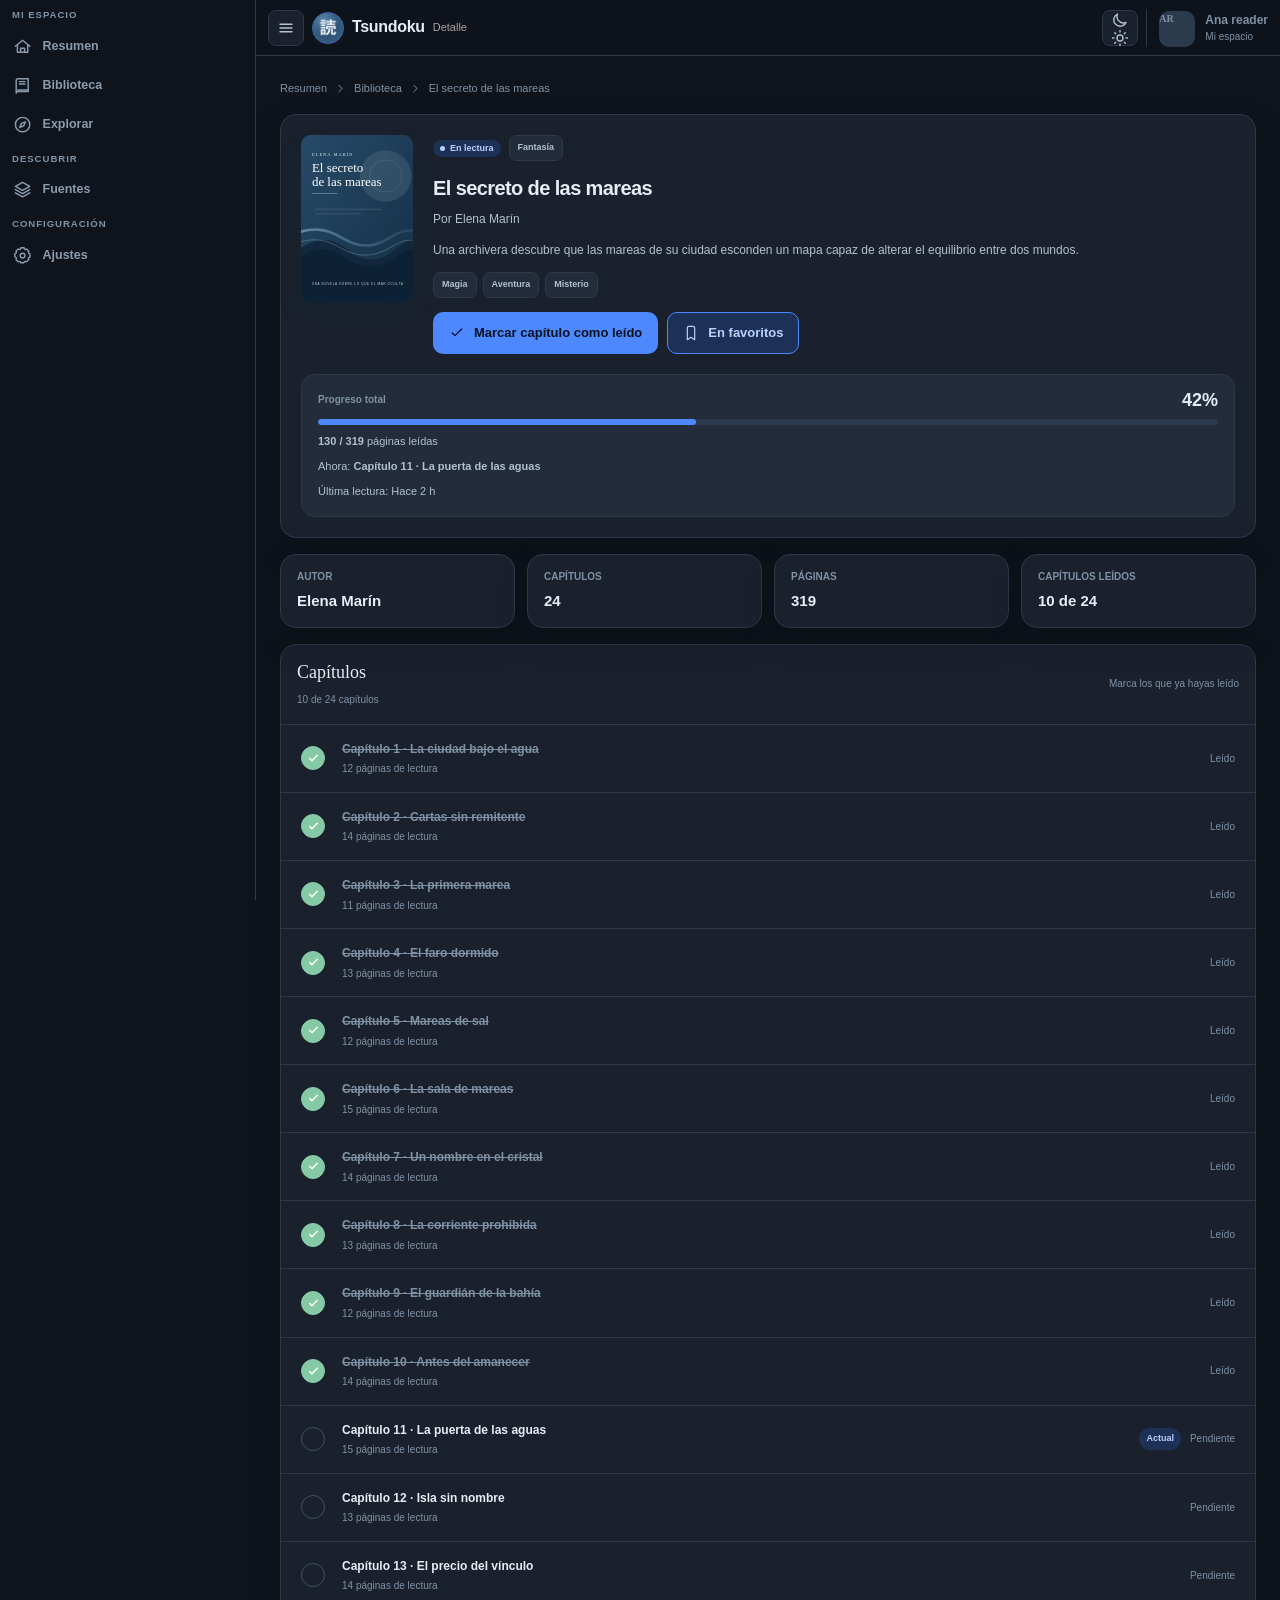
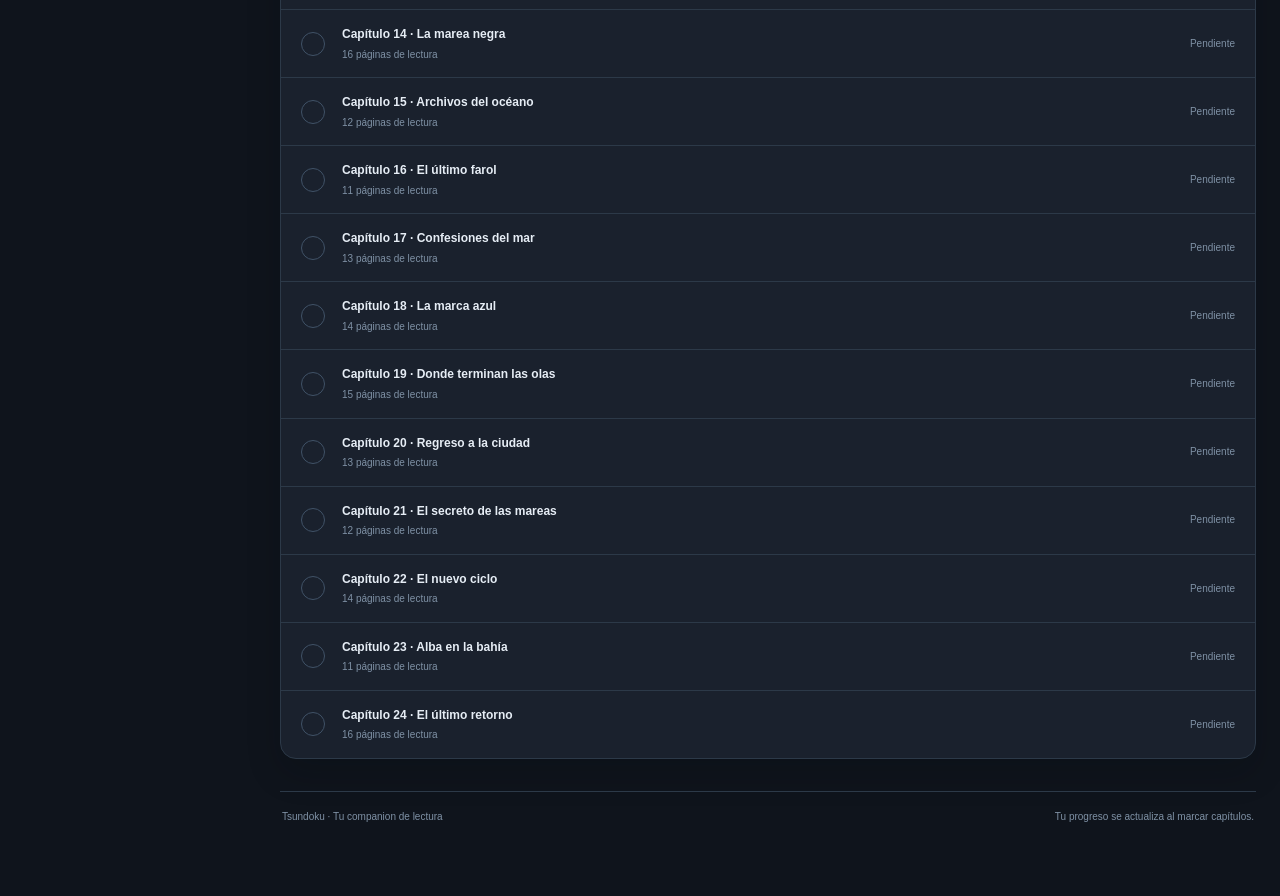
<file: Tracker/pages/detail.html>
<!DOCTYPE html>
<html lang="es" data-theme="midnight">
<head>
  <meta charset="UTF-8">
  <meta name="viewport" content="width=device-width, initial-scale=1.0">
  <meta name="description" content="Detalle y capítulos de una novela en Tsundoku.">
  <title>Detalle de novela · Tsundoku</title>
  <script>
    (() => {
      try {
        const validThemes = ['amoled', 'midnight', 'mocha', 'parchment'];
        const savedTheme = localStorage.getItem('tsundoku-theme');
        const legacyTheme = localStorage.getItem('novel-tracker:theme');
        document.documentElement.dataset.theme = validThemes.includes(savedTheme)
          ? savedTheme
          : legacyTheme === 'light' ? 'parchment' : 'midnight';
      } catch (error) {
        document.documentElement.dataset.theme = 'midnight';
      }
    })();
  </script>
  <link rel="icon" type="image/svg+xml" href="../Assets/icons/logo.svg">
  <link rel="stylesheet" href="../css/styles.css">
  <script src="../js/tailwind.js"></script>
  <script src="../js/novelData.js" defer></script>
  <script src="../js/storage.js" defer></script>
  <script src="../js/ui.js" defer></script>
  <script src="../js/main.js" defer></script>
  <script src="../js/sidebar.js" defer></script>
</head>
<body class="tsun-shell" data-page="detail" data-asset-prefix="../" data-page-prefix="../">
  <a class="skip-link" href="#main-content">Saltar al contenido</a>

  <header class="shell-header h-14" aria-label="Encabezado de Tsundoku">
    <div class="flex min-w-0 items-center gap-2">
      <button class="icon-button !h-9 !w-9 !rounded-lg" type="button" data-sidebar-toggle aria-label="Colapsar barra lateral" aria-expanded="true">
        <svg class="icon !h-[18px] !w-[18px]" viewBox="0 0 24 24" aria-hidden="true"><path d="M4 7h16M4 12h16M4 17h16"/></svg>
      </button>
      <span class="shell-logo" aria-hidden="true">
        <img src="../Assets/logo-kanji.png" alt="">
      </span>
      <span class="shell-title truncate font-semibold">Tsundoku</span>
      <span class="hidden text-[11px] font-medium text-stone-400 dark:text-stone-500 sm:inline">Detalle</span>
    </div>

    <div class="relative ml-auto flex items-center gap-1">
      <button class="icon-button !h-9 !w-9 !rounded-lg" type="button" data-theme-toggle aria-label="Cambiar a modo oscuro" aria-pressed="false">
        <svg class="icon !h-[18px] !w-[18px] theme-icon--moon" viewBox="0 0 24 24" aria-hidden="true"><path d="M20 15.2A8.5 8.5 0 0 1 8.8 4 8.5 8.5 0 1 0 20 15.2Z"/></svg>
        <svg class="icon !h-[18px] !w-[18px] theme-icon--sun" viewBox="0 0 24 24" aria-hidden="true"><circle cx="12" cy="12" r="4"/><path d="M12 2v2M12 20v2M4.93 4.93l1.42 1.42M17.65 17.65l1.42 1.42M2 12h2M20 12h2M4.93 19.07l1.42-1.42M17.65 6.35l1.42-1.42"/></svg>
      </button>
      <div class="user-chip" aria-label="Perfil de Ana"><span class="avatar" aria-hidden="true">AR</span><span class="user-chip__copy"><strong>Ana reader</strong><span>Mi espacio</span></span></div>
    </div>
  </header>

  <!-- Overlay para móvil -->
  <div data-sidebar-overlay aria-hidden="true"></div>

  <!-- Barra lateral colapsable -->
  <nav class="shell-sidebar" data-sidebar aria-label="Navegación principal">
    <div class="sidebar-section-label">Mi espacio</div>

    <a class="sidebar-item" href="../index.html" data-nav-item="dashboard" title="Resumen">
      <svg class="icon" viewBox="0 0 24 24" aria-hidden="true"><path d="M3 11.5 12 4l9 7.5"/><path d="M5.5 10v9h13v-9M9.5 19v-5h5v5"/></svg>
      <span class="sidebar-label">Resumen</span>
    </a>
    <a class="sidebar-item" href="./library.html" data-nav-item="library" title="Biblioteca">
      <svg class="icon" viewBox="0 0 24 24" aria-hidden="true"><path d="M4 19.5V5.5a2 2 0 0 1 2-2h13v16H6a2 2 0 0 0-2 2Z"/><path d="M6 17.5h13M8 7h7M8 10h7"/></svg>
      <span class="sidebar-label">Biblioteca</span>
    </a>
    <a class="sidebar-item" href="./browse.html" data-nav-item="browse" title="Explorar">
      <svg class="icon" viewBox="0 0 24 24" aria-hidden="true"><circle cx="12" cy="12" r="9"/><path d="m15.5 8.5-2 5-5 2 2-5 5-2Z"/></svg>
      <span class="sidebar-label">Explorar</span>
    </a>

    <div class="sidebar-section-label">Descubrir</div>

    <a class="sidebar-item" href="../index.html#sources" data-nav-item="sources" title="Fuentes">
      <svg class="icon" viewBox="0 0 24 24" aria-hidden="true"><path d="m12 3-9 5 9 5 9-5-9-5Z"/><path d="m3 12 9 5 9-5M3 16l9 5 9-5"/></svg>
      <span class="sidebar-label">Fuentes</span>
    </a>

    <div class="sidebar-section-label">Configuración</div>

    <a class="sidebar-item" href="../index.html#settings" data-nav-item="settings" title="Ajustes">
      <svg class="icon" viewBox="0 0 24 24" aria-hidden="true"><circle cx="12" cy="12" r="3"/><path d="M19.4 15a1.7 1.7 0 0 0 .34 1.88l.06.06-2.86 2.86-.06-.06A1.7 1.7 0 0 0 15 19.4a1.7 1.7 0 0 0-1 .6 1.7 1.7 0 0 0-.4 1.1V21H9.55v-.1A1.7 1.7 0 0 0 8.5 19.4a1.7 1.7 0 0 0-1.88.34l-.06.06-2.86-2.86.06-.06A1.7 1.7 0 0 0 4.1 15a1.7 1.7 0 0 0-.6-1 1.7 1.7 0 0 0-1.1-.4H2.3V9.55h.1A1.7 1.7 0 0 0 4.1 8.5a1.7 1.7 0 0 0-.34-1.88l-.06-.06L6.56 3.7l.06.06A1.7 1.7 0 0 0 8.5 4.1a1.7 1.7 0 0 0 1-.6 1.7 1.7 0 0 0 .4-1.1V2.3h4.05v.1A1.7 1.7 0 0 0 15 4.1a1.7 1.7 0 0 0 1.88-.34l.06-.06 2.86 2.86-.06.06A1.7 1.7 0 0 0 19.4 8.5c.14.4.35.74.6 1 .3.3.7.45 1.1.45h.1v4.05h-.1A1.7 1.7 0 0 0 19.4 15Z"/></svg>
      <span class="sidebar-label">Ajustes</span>
    </a>
  </nav>

  <main class="shell-main min-h-screen pb-24 md:pb-8" id="main-content" data-main-content>
    <div class="shell-view">
      <div data-detail-view>
        <nav class="breadcrumb" aria-label="Migas de pan"><a href="../index.html">Resumen</a><svg class="icon" viewBox="0 0 24 24" aria-hidden="true"><path d="m9 18 6-6-6-6"/></svg><a href="./library.html">Biblioteca</a><svg class="icon" viewBox="0 0 24 24" aria-hidden="true"><path d="m9 18 6-6-6-6"/></svg><span data-detail-breadcrumb-title>Detalle</span></nav>

        <section class="panel detail-hero">
          <img class="detail-cover" data-detail-cover src="../Assets/covers/the-tides.svg" alt="Portada de El secreto de las mareas">
          <div class="detail-info">
            <div class="detail-info__top"><span class="status-pill status-pill--reading" data-detail-status>En lectura</span><span class="tag" data-detail-genre>Fantasía</span></div>
            <h1 class="shell-view-title" data-detail-title>El secreto de las mareas</h1>
            <p class="shell-view-subtitle detail-author">Por <span data-detail-author>Elena Marín</span></p>
            <p class="detail-description" data-detail-description>Cargando la sinopsis de esta novela...</p>
            <div class="tag-list" data-detail-tags></div>
            <div class="detail-actions"><button class="button" type="button" data-mark-current data-mark-current="el-secreto-de-las-mareas" data-chapter-id="c11"><svg class="icon icon--sm" viewBox="0 0 24 24" aria-hidden="true"><path d="m5 12 4 4L19 6"/></svg><span data-mark-current-label>Marcar capítulo como leído</span></button><button class="button button--secondary" type="button" data-detail-favorite data-favorite="el-secreto-de-las-mareas" aria-label="Añadir a favoritos" aria-pressed="false"><svg class="icon icon--sm" viewBox="0 0 24 24" aria-hidden="true"><path d="M6.5 4.5A2.5 2.5 0 0 1 9 2h6a2.5 2.5 0 0 1 2.5 2.5V22L12 18.5 6.5 22V4.5Z"/></svg><span>Favorito</span></button></div>
          </div>
          <aside class="detail-progress-panel"><div class="detail-progress-panel__top"><span>Progreso total</span><strong data-detail-percent>0%</strong></div><div class="progress-track" role="progressbar" aria-label="Progreso total de la novela" aria-valuemin="0" aria-valuemax="100" aria-valuenow="0"><span class="progress-fill" data-detail-bar style="--progress: 0%"></span></div><p><strong data-detail-pages>0 / 0</strong> páginas leídas</p><p>Ahora: <strong data-detail-current-chapter>Cargando capítulo...</strong></p><p>Última lectura: <span data-detail-last-read>Sin actividad</span></p></aside>
        </section>

        <section class="detail-stats" aria-label="Datos de la novela">
          <article class="panel detail-stat"><span>Autor</span><strong data-detail-author-stat>—</strong></article>
          <article class="panel detail-stat"><span>Capítulos</span><strong data-detail-page-count>—</strong></article>
          <article class="panel detail-stat"><span>Páginas</span><strong data-detail-total-pages>—</strong></article>
          <article class="panel detail-stat"><span>Capítulos leídos</span><strong data-detail-chapter-progress-stat>—</strong></article>
        </section>

        <section class="panel chapter-list" style="margin-top:16px" aria-labelledby="chapters-title"><div class="chapter-list__header"><div><h2 id="chapters-title">Capítulos</h2><span data-detail-chapter-progress>0 de 0 capítulos</span></div><span>Marca los que ya hayas leído</span></div><ul data-chapter-list></ul></section>
      </div>
      <footer class="page-footer"><span>Tsundoku · Tu companion de lectura</span><span>Tu progreso se actualiza al marcar capítulos.</span></footer>
    </div>
  </main>

  <nav class="shell-bottom-nav fixed bottom-0 w-full flex justify-around border-t border-stone-800 bg-stone-900 py-2 z-50 md:hidden" aria-label="Navegación inferior">
    <a class="shell-bottom-item" href="../index.html" aria-current="false"><svg class="icon" viewBox="0 0 24 24" aria-hidden="true"><path d="M3 11.5 12 4l9 7.5"/><path d="M5.5 10v9h13v-9M9.5 19v-5h5v5"/></svg><span>Resumen</span></a>
    <a class="shell-bottom-item" href="./library.html" aria-current="false"><svg class="icon" viewBox="0 0 24 24" aria-hidden="true"><path d="M4 19.5V5.5a2 2 0 0 1 2-2h13v16H6a2 2 0 0 0-2 2Z"/><path d="M6 17.5h13M8 7h7M8 10h7"/></svg><span>Biblioteca</span></a>
    <a class="shell-bottom-item" href="./browse.html" aria-current="false"><svg class="icon" viewBox="0 0 24 24" aria-hidden="true"><circle cx="12" cy="12" r="9"/><path d="m15.5 8.5-2 5-5 2 2-5 5-2Z"/></svg><span>Explorar</span></a>
    <a class="shell-bottom-item" href="../index.html#sources" aria-current="false"><svg class="icon" viewBox="0 0 24 24" aria-hidden="true"><path d="m12 3-9 5 9 5 9-5-9-5Z"/><path d="m3 12 9 5 9-5M3 16l9 5 9-5"/></svg><span>Fuentes</span></a>
  </nav>
</body>
</html>
</file>
<file: Tracker/css/styles.css>
/* Tsundoku · salida CSS lista para usar y estilos personalizados del tracker */
/* Sistema de temas: los atributos data-theme se aplican al elemento <html>. */
/* Valores: amoled, midnight (predeterminado), mocha y parchment. */
:root,
:root[data-theme='midnight'],
:root[data-theme='dark'] {
  color-scheme: dark;
  --canvas: #0F141C;
  --sidebar: #131a24;
  --surface: #1A212D;
  --surface-soft: #222c3a;
  --surface-strong: #2c3a4d;
  --border: #2c3948;
  --border-strong: #405267;
  --text: #e6edf5;
  --text-soft: #b2c0d0;
  --text-muted: #7f91a5;
  --accent: #4D88FF;
  --accent-hover: #6b9eff;
  --accent-soft: #1c3155;
  --accent-soft-text: #b9d0ff;
  --positive: #86c9a7;
  --positive-soft: #203b36;
  --warning: #d4af6a;
  --warning-soft: #40372c;
  --danger: #e58c95;
  --danger-soft: #432e35;
  --nav-bg: #0f141c;
  --nav-hover: #1a212d;
  --nav-text: #8b9bad;
  --nav-accent-text: #b9d0ff;
  --shadow: 0 14px 34px rgba(2, 9, 14, 0.2);
  --shadow-hover: 0 18px 40px rgba(2, 9, 14, 0.3);
  --overlay: rgba(3, 10, 15, 0.7);
}

:root[data-theme='amoled'] {
  color-scheme: dark;
  --canvas: #000000;
  --sidebar: #000000;
  --surface: #121212;
  --surface-soft: #1b1b1b;
  --surface-strong: #262626;
  --border: #262626;
  --border-strong: #3a3a3a;
  --text: #f2f2f2;
  --text-soft: #b8b8b8;
  --text-muted: #8a8a8a;
  --accent: #80A0FF;
  --accent-hover: #9ab5ff;
  --accent-soft: #1b2740;
  --accent-soft-text: #bcd0ff;
  --positive: #86c9a7;
  --positive-soft: #1b3229;
  --warning: #d4af6a;
  --warning-soft: #3a2f20;
  --danger: #e58c95;
  --danger-soft: #3d2429;
  --nav-bg: #000000;
  --nav-hover: #121212;
  --nav-text: #8a8a8a;
  --nav-accent-text: #bcd0ff;
  --shadow: 0 14px 34px rgba(0, 0, 0, 0.55);
  --shadow-hover: 0 18px 40px rgba(0, 0, 0, 0.7);
  --overlay: rgba(0, 0, 0, 0.78);
}

:root[data-theme='mocha'] {
  color-scheme: dark;
  --canvas: #1E1E2E;
  --sidebar: #252537;
  --surface: #313244;
  --surface-soft: #3b3b52;
  --surface-strong: #4a4a63;
  --border: #45445a;
  --border-strong: #5a5972;
  --text: #f5e0e4;
  --text-soft: #d8c8d4;
  --text-muted: #a79baf;
  --accent: #F5C2E7;
  --accent-hover: #ffd6f0;
  --accent-soft: #4a2f4a;
  --accent-soft-text: #ffd6f0;
  --positive: #a6e3a1;
  --positive-soft: #2f493f;
  --warning: #f9e2af;
  --warning-soft: #4b4029;
  --danger: #f38ba8;
  --danger-soft: #4b2c3a;
  --nav-bg: #1e1e2e;
  --nav-hover: #313244;
  --nav-text: #a79baf;
  --nav-accent-text: #f5c2e7;
  --shadow: 0 14px 34px rgba(11, 8, 20, 0.28);
  --shadow-hover: 0 18px 40px rgba(11, 8, 20, 0.38);
  --overlay: rgba(12, 8, 22, 0.74);
}

:root[data-theme='parchment'],
:root[data-theme='light'] {
  color-scheme: light;
  --canvas: #F4EFEA;
  --sidebar: #fbf8f4;
  --surface: #FFFFFF;
  --surface-soft: #f0e9e1;
  --surface-strong: #e4d9ce;
  --border: #ded3c8;
  --border-strong: #c9b8a9;
  --text: #3a2c2b;
  --text-soft: #6f5f5b;
  --text-muted: #988780;
  --accent: #7A2E3B;
  --accent-hover: #64232f;
  --accent-soft: #f2e1e1;
  --accent-soft-text: #7a2e3b;
  --positive: #527a5c;
  --positive-soft: #e5efe5;
  --warning: #9a6b2f;
  --warning-soft: #f6ecd9;
  --danger: #a34a4a;
  --danger-soft: #f7e3e1;
  --nav-bg: #2e2024;
  --nav-hover: #4a2f36;
  --nav-text: #d6c3c0;
  --nav-accent-text: #ffd6d0;
  --shadow: 0 12px 32px rgba(58, 44, 43, 0.08);
  --shadow-hover: 0 16px 36px rgba(58, 44, 43, 0.14);
  --overlay: rgba(58, 44, 43, 0.42);
}

:root[data-theme='amoled'] .button:not(.button--secondary):not(.button--soft),
:root[data-theme='midnight'] .button:not(.button--secondary):not(.button--soft),
:root[data-theme='mocha'] .button:not(.button--secondary):not(.button--soft),
:root[data-theme='dark'] .button:not(.button--secondary):not(.button--soft) {
  color: #0b1220;
}

*,
*::before,
*::after {
  box-sizing: border-box;
}

html {
  min-width: 320px;
  background: var(--canvas);
  scroll-behavior: smooth;
}

body {
  min-width: 320px;
  min-height: 100vh;
  margin: 0;
  overflow-x: hidden;
  background: var(--canvas);
  color: var(--text);
  font-family: Inter, ui-sans-serif, -apple-system, BlinkMacSystemFont, "Segoe UI", sans-serif;
  font-size: 15px;
  line-height: 1.55;
  text-rendering: optimizeLegibility;
  -webkit-font-smoothing: antialiased;
}

body.is-menu-open {
  overflow: hidden;
}

button,
input,
select,
textarea {
  color: inherit;
  font: inherit;
}

button,
a {
  -webkit-tap-highlight-color: transparent;
}

button {
  border: 0;
}

a {
  color: inherit;
  text-decoration: none;
}

img {
  display: block;
  max-width: 100%;
}

p,
h1,
h2,
h3,
h4 {
  margin: 0;
}

ul,
ol {
  margin: 0;
  padding: 0;
  list-style: none;
}

[hidden] {
  display: none !important;
}

::selection {
  background: var(--accent-soft);
  color: var(--accent-soft-text);
}

:focus-visible {
  outline: 3px solid color-mix(in srgb, var(--accent) 35%, transparent);
  outline-offset: 3px;
}

.sr-only {
  position: absolute;
  width: 1px;
  height: 1px;
  padding: 0;
  overflow: hidden;
  clip: rect(0, 0, 0, 0);
  white-space: nowrap;
  border: 0;
}

.skip-link {
  position: fixed;
  z-index: 1000;
  top: 12px;
  left: 12px;
  padding: 10px 16px;
  transform: translateY(-150%);
  border-radius: 8px;
  background: var(--accent);
  color: #fff;
  font-weight: 700;
  transition: transform 160ms ease;
}

.skip-link:focus {
  transform: translateY(0);
}

.icon {
  display: block;
  width: 20px;
  height: 20px;
  flex: 0 0 auto;
  fill: none;
  stroke: currentColor;
  stroke-linecap: round;
  stroke-linejoin: round;
  stroke-width: 1.8;
}

.icon--sm {
  width: 16px;
  height: 16px;
}

.icon--lg {
  width: 24px;
  height: 24px;
}

/* App shell */

.app-shell {
  min-height: 100vh;
}

.sidebar {
  position: fixed;
  z-index: 50;
  inset: 0 auto 0 0;
  display: flex;
  width: 264px;
  flex-direction: column;
  border-right: 1px solid var(--border);
  background: var(--sidebar);
  transition: transform 220ms ease;
}

.sidebar-header {
  display: flex;
  min-height: 86px;
  align-items: center;
  justify-content: space-between;
  padding: 0 24px;
  border-bottom: 1px solid var(--border);
}

.sidebar .sidebar-close-button {
  display: none;
  margin-left: auto;
}

.brand {
  display: inline-flex;
  align-items: center;
  gap: 12px;
}

.brand-mark {
  display: grid;
  width: 39px;
  height: 39px;
  place-items: center;
  border-radius: 11px;
  background: var(--accent);
  color: #fff;
  box-shadow: inset 0 0 0 1px rgba(255, 255, 255, 0.12);
}

.brand-mark .icon {
  width: 22px;
  height: 22px;
}

.brand-copy strong,
.brand-copy span {
  display: block;
}

.brand-copy strong {
  color: var(--text);
  font-family: Georgia, "Times New Roman", serif;
  font-size: 21px;
  line-height: 1.1;
  letter-spacing: 0.01em;
}

.brand-copy span {
  margin-top: 3px;
  color: var(--text-muted);
  font-size: 10px;
  font-weight: 700;
  letter-spacing: 0.16em;
  text-transform: uppercase;
}

.sidebar-content {
  display: flex;
  min-height: 0;
  flex: 1;
  flex-direction: column;
  overflow-y: auto;
  padding: 24px 16px 18px;
}

.nav-label {
  margin: 0 12px 10px;
  color: var(--text-muted);
  font-size: 10px;
  font-weight: 800;
  letter-spacing: 0.15em;
  text-transform: uppercase;
}

.sidebar-nav {
  display: grid;
  gap: 5px;
}

.nav-link {
  display: flex;
  width: 100%;
  align-items: center;
  gap: 12px;
  padding: 11px 12px;
  border: 1px solid transparent;
  border-radius: 10px;
  background: transparent;
  color: var(--text-soft);
  font-size: 14px;
  font-weight: 650;
  text-align: left;
  cursor: pointer;
  transition: background-color 150ms ease, color 150ms ease, border-color 150ms ease;
}

.nav-link:hover {
  background: var(--surface-soft);
  color: var(--text);
}

.nav-link.is-active {
  border-color: color-mix(in srgb, var(--accent) 20%, var(--border));
  background: var(--accent-soft);
  color: var(--accent-soft-text);
}

.nav-link__meta {
  margin-left: auto;
  color: var(--text-muted);
  font-size: 11px;
  font-weight: 700;
}

.sidebar-note {
  position: relative;
  margin-top: 26px;
  overflow: hidden;
  padding: 17px;
  border: 1px solid var(--border);
  border-radius: 14px;
  background: var(--surface);
}

.sidebar-note::after {
  position: absolute;
  right: -20px;
  bottom: -24px;
  width: 78px;
  height: 78px;
  border: 16px solid var(--accent-soft);
  border-radius: 50%;
  content: "";
}

.sidebar-note__icon {
  display: grid;
  width: 33px;
  height: 33px;
  margin-bottom: 13px;
  place-items: center;
  border-radius: 9px;
  background: var(--accent-soft);
  color: var(--accent-soft-text);
}

.sidebar-note strong,
.sidebar-note p {
  position: relative;
  z-index: 1;
}

.sidebar-note strong {
  display: block;
  font-size: 13px;
}

.sidebar-note p {
  margin-top: 4px;
  color: var(--text-soft);
  font-size: 12px;
  line-height: 1.5;
}

.sidebar-footer {
  padding: 14px 16px 18px;
  border-top: 1px solid var(--border);
}

.appearance-button {
  display: flex;
  width: 100%;
  align-items: center;
  gap: 12px;
  padding: 10px 12px;
  border-radius: 10px;
  background: transparent;
  color: var(--text-soft);
  cursor: pointer;
  text-align: left;
}

.appearance-button:hover {
  background: var(--surface-soft);
  color: var(--text);
}

.appearance-button__copy {
  flex: 1;
}

.appearance-button strong,
.appearance-button span {
  display: block;
}

.appearance-button strong {
  font-size: 13px;
}

.appearance-button span {
  color: var(--text-muted);
  font-size: 11px;
}

.theme-toggle .theme-icon--sun {
  display: none;
}

[data-theme='dark'] .theme-toggle .theme-icon--moon {
  display: none;
}

[data-theme='dark'] .theme-toggle .theme-icon--sun {
  display: block;
}

.workspace {
  min-height: 100vh;
  margin-left: 264px;
}

.topbar {
  position: sticky;
  z-index: 30;
  top: 0;
  display: flex;
  min-height: 80px;
  align-items: center;
  gap: 22px;
  padding: 14px 36px;
  border-bottom: 1px solid color-mix(in srgb, var(--border) 88%, transparent);
  background: color-mix(in srgb, var(--canvas) 92%, transparent);
  backdrop-filter: blur(12px);
}

.topbar-spacer {
  flex: 1;
}

.global-search {
  position: relative;
  width: min(310px, 31vw);
}

.global-search .icon {
  position: absolute;
  top: 50%;
  left: 13px;
  width: 18px;
  height: 18px;
  color: var(--text-muted);
  transform: translateY(-50%);
  pointer-events: none;
}

.global-search input {
  width: 100%;
  height: 42px;
  padding: 0 40px;
  border: 1px solid var(--border);
  border-radius: 10px;
  outline: none;
  background: var(--surface);
  color: var(--text);
  font-size: 13px;
  transition: border-color 150ms ease, box-shadow 150ms ease;
}

.global-search input::placeholder {
  color: var(--text-muted);
}

.global-search input:focus {
  border-color: var(--accent);
  box-shadow: 0 0 0 3px color-mix(in srgb, var(--accent) 13%, transparent);
}

.global-search__key {
  position: absolute;
  top: 50%;
  right: 10px;
  padding: 2px 6px;
  transform: translateY(-50%);
  border: 1px solid var(--border);
  border-radius: 5px;
  color: var(--text-muted);
  font-size: 10px;
  pointer-events: none;
}

.topbar-actions {
  display: flex;
  align-items: center;
  gap: 9px;
}

.icon-button {
  position: relative;
  display: inline-grid;
  width: 42px;
  height: 42px;
  place-items: center;
  border: 1px solid var(--border);
  border-radius: 10px;
  background: var(--surface);
  color: var(--text-soft);
  cursor: pointer;
  transition: background-color 150ms ease, color 150ms ease, border-color 150ms ease;
}

.icon-button:hover {
  border-color: var(--border-strong);
  background: var(--surface-soft);
  color: var(--text);
}

.icon-button--plain {
  border-color: transparent;
  background: transparent;
}

.notification-dot {
  position: absolute;
  top: 8px;
  right: 8px;
  width: 6px;
  height: 6px;
  border: 1.5px solid var(--surface);
  border-radius: 50%;
  background: var(--warning);
}

.user-chip {
  display: flex;
  align-items: center;
  gap: 10px;
  margin-left: 4px;
  padding-left: 12px;
  border-left: 1px solid var(--border);
}

.avatar {
  display: grid;
  width: 36px;
  height: 36px;
  place-items: center;
  border-radius: 10px;
  background: var(--surface-strong);
  color: var(--accent-soft-text);
  font-family: Georgia, "Times New Roman", serif;
  font-size: 14px;
  font-weight: 700;
}

.user-chip strong,
.user-chip span {
  display: block;
}

.user-chip strong {
  font-size: 12px;
  line-height: 1.2;
}

.user-chip span {
  margin-top: 2px;
  color: var(--text-muted);
  font-size: 10px;
}

.mobile-menu-button {
  display: none;
}

.mobile-overlay {
  position: fixed;
  z-index: 40;
  inset: 0;
  display: none;
  background: var(--overlay);
  opacity: 0;
  transition: opacity 200ms ease;
}

.main-content {
  width: 100%;
  max-width: 1560px;
  margin: 0 auto;
  padding: 30px 36px 52px;
}

.button {
  display: inline-flex;
  min-height: 42px;
  align-items: center;
  justify-content: center;
  gap: 9px;
  padding: 9px 15px;
  border: 1px solid transparent;
  border-radius: 10px;
  background: var(--accent);
  color: #fff;
  font-size: 13px;
  font-weight: 750;
  line-height: 1;
  cursor: pointer;
  transition: background-color 150ms ease, border-color 150ms ease, color 150ms ease, transform 150ms ease;
}

.button:hover {
  background: var(--accent-hover);
  transform: translateY(-1px);
}

.button--secondary {
  border-color: var(--border);
  background: var(--surface);
  color: var(--text-soft);
}

.button--secondary:hover {
  border-color: var(--border-strong);
  background: var(--surface-soft);
  color: var(--text);
}

.button.is-active {
  border-color: var(--accent);
  background: var(--accent-soft);
  color: var(--accent-soft-text);
}

.button--soft {
  background: var(--accent-soft);
  color: var(--accent-soft-text);
}

.button--soft:hover {
  background: var(--surface-strong);
}

.button--small {
  min-height: 36px;
  padding: 8px 12px;
  font-size: 12px;
}

.button--wide {
  width: 100%;
}

/* Dashboard */

.metrics-grid {
  display: grid;
  grid-template-columns: repeat(4, minmax(0, 1fr));
  gap: 15px;
  margin-bottom: 20px;
}

.metric-card {
  display: flex;
  min-width: 0;
  align-items: center;
  gap: 14px;
  padding: 18px;
  border: 1px solid var(--border);
  border-radius: 14px;
  background: var(--surface);
  box-shadow: var(--shadow);
}

.metric-icon {
  display: grid;
  width: 42px;
  height: 42px;
  flex: 0 0 auto;
  place-items: center;
  border-radius: 11px;
  background: var(--accent-soft);
  color: var(--accent-soft-text);
}

.metric-icon--green {
  background: var(--positive-soft);
  color: var(--positive);
}

.metric-icon--sand {
  background: var(--warning-soft);
  color: var(--warning);
}

.metric-copy {
  min-width: 0;
}

.metric-value,
.metric-label,
.metric-trend {
  display: block;
}

.metric-value {
  color: var(--text);
  font-size: 25px;
  font-weight: 800;
  line-height: 1.05;
}

.metric-label {
  overflow: hidden;
  margin-top: 4px;
  color: var(--text-soft);
  font-size: 12px;
  font-weight: 650;
  text-overflow: ellipsis;
  white-space: nowrap;
}

.metric-trend {
  margin-top: 3px;
  color: var(--positive);
  font-size: 10px;
  font-weight: 650;
}

.dashboard-grid {
  display: grid;
  grid-template-columns: minmax(0, 1.85fr) minmax(300px, 0.8fr);
  gap: 20px;
  align-items: start;
}

.dashboard-main,
.dashboard-aside {
  display: grid;
  min-width: 0;
  gap: 20px;
}

.panel {
  min-width: 0;
  overflow: hidden;
  border: 1px solid var(--border);
  border-radius: 16px;
  background: var(--surface);
  box-shadow: var(--shadow);
}

.panel-header {
  display: flex;
  min-height: 67px;
  align-items: center;
  justify-content: space-between;
  gap: 16px;
  padding: 17px 20px;
  border-bottom: 1px solid var(--border);
}

.panel-header__copy h2 {
  font-family: Georgia, "Times New Roman", serif;
  font-size: 18px;
  font-weight: 500;
  line-height: 1.2;
}

.panel-header__copy p {
  margin-top: 3px;
  color: var(--text-muted);
  font-size: 11px;
}

.panel-header .button--plain,
.text-link {
  color: var(--accent);
  font-size: 12px;
  font-weight: 750;
}

.text-link {
  display: inline-flex;
  align-items: center;
  gap: 5px;
}

.text-link:hover {
  color: var(--accent-hover);
}

.panel-body {
  padding: 20px;
}

.current-reading {
  position: relative;
  display: grid;
  grid-template-columns: 124px minmax(0, 1fr) auto;
  gap: 22px;
  align-items: center;
  padding: 22px;
  background: linear-gradient(120deg, var(--surface) 55%, var(--surface-soft));
}

.current-reading::after {
  position: absolute;
  top: -55px;
  right: -35px;
  width: 150px;
  height: 150px;
  border: 28px solid color-mix(in srgb, var(--accent-soft) 62%, transparent);
  border-radius: 50%;
  content: "";
  pointer-events: none;
}

.current-cover {
  position: relative;
  z-index: 1;
  width: 124px;
  aspect-ratio: 2 / 3;
  border-radius: 10px;
  background: var(--surface-strong);
  box-shadow: 0 12px 25px rgba(26, 45, 59, 0.18);
  object-fit: cover;
}

.current-info {
  position: relative;
  z-index: 1;
  min-width: 0;
}

.current-info__top {
  display: flex;
  align-items: center;
  gap: 8px;
  margin-bottom: 8px;
}

.current-info h2 {
  overflow: hidden;
  font-family: Georgia, "Times New Roman", serif;
  font-size: clamp(21px, 2.1vw, 28px);
  font-weight: 500;
  line-height: 1.16;
  text-overflow: ellipsis;
  white-space: nowrap;
}

.current-author {
  margin-top: 5px;
  color: var(--text-soft);
  font-size: 12px;
}

.current-chapter {
  display: flex;
  align-items: center;
  gap: 7px;
  margin-top: 17px;
  color: var(--text-soft);
  font-size: 11px;
}

.current-chapter .icon {
  color: var(--accent);
}

.current-progress {
  margin-top: 15px;
}

.progress-meta {
  display: flex;
  align-items: center;
  justify-content: space-between;
  gap: 12px;
  margin-bottom: 7px;
  color: var(--text-soft);
  font-size: 10px;
  font-weight: 650;
}

.progress-meta strong {
  color: var(--text);
  font-size: 11px;
}

.progress-track {
  width: 100%;
  height: 6px;
  overflow: hidden;
  border-radius: 999px;
  background: var(--surface-strong);
}

.progress-fill {
  display: block;
  width: var(--progress, 0%);
  height: 100%;
  border-radius: inherit;
  background: var(--accent);
  transition: width 350ms ease;
}

.current-actions {
  position: relative;
  z-index: 1;
  display: grid;
  gap: 8px;
}

.quick-list {
  display: grid;
}

.quick-item {
  display: grid;
  grid-template-columns: 43px minmax(0, 1fr) auto;
  gap: 12px;
  align-items: center;
  padding: 12px 0;
  border-bottom: 1px solid var(--border);
}

.quick-item:first-child {
  padding-top: 0;
}

.quick-item:last-child {
  padding-bottom: 0;
  border-bottom: 0;
}

.quick-cover {
  width: 43px;
  aspect-ratio: 2 / 3;
  border-radius: 7px;
  background: var(--surface-strong);
  object-fit: cover;
}

.quick-item h3 {
  overflow: hidden;
  font-size: 12px;
  line-height: 1.35;
  text-overflow: ellipsis;
  white-space: nowrap;
}

.quick-item p {
  overflow: hidden;
  margin-top: 3px;
  color: var(--text-muted);
  font-size: 10px;
  text-overflow: ellipsis;
  white-space: nowrap;
}

.quick-item__arrow {
  color: var(--text-muted);
}

.novel-grid {
  display: grid;
  grid-template-columns: repeat(3, minmax(0, 1fr));
  gap: 16px;
}

.novel-card {
  display: flex;
  min-width: 0;
  flex-direction: column;
  overflow: hidden;
  border: 1px solid var(--border);
  border-radius: 14px;
  background: var(--surface);
  box-shadow: 0 6px 18px rgba(32, 53, 69, 0.035);
  transition: transform 180ms ease, box-shadow 180ms ease, border-color 180ms ease;
}

.novel-card:hover {
  transform: translateY(-2px);
  border-color: var(--border-strong);
  box-shadow: var(--shadow-hover);
}

.novel-card__cover {
  position: relative;
  display: block;
  aspect-ratio: 2 / 2.28;
  overflow: hidden;
  background: var(--surface-strong);
}

.novel-card__cover img {
  width: 100%;
  height: 100%;
  object-fit: cover;
  transition: transform 400ms ease;
}

.novel-card:hover .novel-card__cover img {
  transform: scale(1.018);
}

.novel-card__genre {
  position: absolute;
  top: 12px;
  left: 12px;
  padding: 5px 8px;
  border: 1px solid rgba(255, 255, 255, 0.35);
  border-radius: 999px;
  background: rgba(28, 48, 64, 0.74);
  color: #fff;
  font-size: 9px;
  font-weight: 750;
  letter-spacing: 0.06em;
  text-transform: uppercase;
  backdrop-filter: blur(5px);
}

.novel-card__body {
  display: flex;
  min-height: 184px;
  flex: 1;
  flex-direction: column;
  padding: 15px;
}

.novel-card__meta {
  display: flex;
  align-items: center;
  justify-content: space-between;
  gap: 8px;
}

.status-pill {
  display: inline-flex;
  align-items: center;
  gap: 5px;
  padding: 4px 7px;
  border-radius: 999px;
  background: var(--surface-soft);
  color: var(--text-soft);
  font-size: 9px;
  font-weight: 750;
  line-height: 1;
  white-space: nowrap;
}

.status-pill::before {
  width: 5px;
  height: 5px;
  border-radius: 50%;
  background: currentColor;
  content: "";
}

.status-pill--reading {
  background: var(--accent-soft);
  color: var(--accent-soft-text);
}

.status-pill--completed {
  background: var(--positive-soft);
  color: var(--positive);
}

.status-pill--paused {
  background: var(--warning-soft);
  color: var(--warning);
}

.favorite-button {
  display: inline-grid;
  width: 31px;
  height: 31px;
  place-items: center;
  border-radius: 8px;
  background: transparent;
  color: var(--text-muted);
  cursor: pointer;
  transition: background-color 150ms ease, color 150ms ease;
}

.favorite-button:hover {
  background: var(--surface-soft);
  color: var(--text);
}

.favorite-button.is-active {
  color: var(--accent);
}

.favorite-button.is-active .icon {
  fill: currentColor;
}

.novel-card h3 {
  display: -webkit-box;
  min-height: 42px;
  margin-top: 11px;
  overflow: hidden;
  font-family: Georgia, "Times New Roman", serif;
  font-size: 16px;
  font-weight: 550;
  line-height: 1.3;
  -webkit-box-orient: vertical;
  -webkit-line-clamp: 2;
}

.novel-card__author {
  overflow: hidden;
  margin-top: 4px;
  color: var(--text-soft);
  font-size: 11px;
  text-overflow: ellipsis;
  white-space: nowrap;
}

.novel-card__progress {
  margin-top: 15px;
}

.novel-card__actions {
  display: flex;
  align-items: center;
  justify-content: space-between;
  gap: 10px;
  margin-top: auto;
  padding-top: 14px;
}

.novel-card__link {
  display: inline-flex;
  align-items: center;
  gap: 5px;
  color: var(--accent);
  font-size: 11px;
  font-weight: 750;
}

.novel-card__link:hover {
  color: var(--accent-hover);
}

.activity-chart {
  display: grid;
  grid-template-columns: repeat(7, minmax(0, 1fr));
  gap: 9px;
  align-items: end;
  min-height: 148px;
}

.bar-column {
  display: grid;
  min-width: 0;
  grid-template-rows: 1fr auto;
  gap: 8px;
  text-align: center;
}

.bar-column__plot {
  display: flex;
  height: 112px;
  align-items: flex-end;
  justify-content: center;
  border-bottom: 1px solid var(--border);
}

.bar-column__bar {
  position: relative;
  width: min(24px, 70%);
  min-height: 3px;
  border-radius: 5px 5px 1px 1px;
  background: var(--accent-soft);
  transition: height 350ms ease;
}

.bar-column__bar.has-value {
  background: var(--accent);
}

.bar-column__bar[data-current='true'] {
  background: var(--positive);
}

.bar-column__label {
  color: var(--text-muted);
  font-size: 9px;
  font-weight: 700;
  text-transform: capitalize;
}

.activity-list {
  display: grid;
}

.activity-item {
  display: grid;
  grid-template-columns: 33px minmax(0, 1fr);
  gap: 11px;
  align-items: start;
  padding: 12px 0;
  border-bottom: 1px solid var(--border);
}

.activity-item:first-child {
  padding-top: 0;
}

.activity-item:last-child {
  padding-bottom: 0;
  border-bottom: 0;
}

.activity-item__icon {
  display: grid;
  width: 33px;
  height: 33px;
  place-items: center;
  border-radius: 9px;
  background: var(--surface-soft);
  color: var(--accent);
}

.activity-item__copy {
  min-width: 0;
}

.activity-item__copy strong,
.activity-item__copy span {
  display: block;
}

.activity-item__copy strong {
  overflow: hidden;
  font-size: 11px;
  text-overflow: ellipsis;
  white-space: nowrap;
}

.activity-item__copy span {
  margin-top: 2px;
  color: var(--text-muted);
  font-size: 10px;
}

.goal-card {
  display: grid;
  grid-template-columns: 44px minmax(0, 1fr);
  gap: 14px;
  align-items: center;
  padding: 18px;
}

.goal-card__icon {
  display: grid;
  width: 44px;
  height: 44px;
  place-items: center;
  border-radius: 12px;
  background: var(--warning-soft);
  color: var(--warning);
}

.goal-card h3 {
  font-size: 12px;
}

.goal-card p {
  margin-top: 3px;
  color: var(--text-soft);
  font-size: 10px;
}

/* Library */

.library-toolbar {
  display: grid;
  grid-template-columns: minmax(220px, 1fr) auto;
  gap: 14px;
  align-items: center;
  margin-bottom: 14px;
  padding: 16px;
  border: 1px solid var(--border);
  border-radius: 14px;
  background: var(--surface);
}

.search-field {
  position: relative;
  min-width: 0;
}

.search-field .icon {
  position: absolute;
  top: 50%;
  left: 14px;
  color: var(--text-muted);
  transform: translateY(-50%);
  pointer-events: none;
}

.search-field input,
.select-field select,
.form-field input,
.form-field select,
.form-field textarea {
  width: 100%;
  border: 1px solid var(--border);
  border-radius: 10px;
  outline: none;
  background: var(--surface-soft);
  color: var(--text);
  transition: border-color 150ms ease, box-shadow 150ms ease, background-color 150ms ease;
}

.search-field input {
  height: 44px;
  padding: 0 14px 0 43px;
}

.search-field input:focus,
.select-field select:focus,
.form-field input:focus,
.form-field select:focus,
.form-field textarea:focus {
  border-color: var(--accent);
  background: var(--surface);
  box-shadow: 0 0 0 3px color-mix(in srgb, var(--accent) 12%, transparent);
}

.select-field {
  min-width: 180px;
}

.select-field select {
  height: 44px;
  padding: 0 38px 0 13px;
  cursor: pointer;
}

.select-field {
  position: relative;
}

.select-field .icon {
  position: absolute;
  top: 50%;
  right: 13px;
  color: var(--text-muted);
  transform: translateY(-50%);
  pointer-events: none;
}

.filter-bar {
  display: flex;
  flex-wrap: wrap;
  align-items: center;
  gap: 8px;
  margin-bottom: 22px;
}

.filter-chip {
  min-height: 34px;
  padding: 7px 12px;
  border: 1px solid var(--border);
  border-radius: 999px;
  background: var(--surface);
  color: var(--text-soft);
  font-size: 11px;
  font-weight: 700;
  cursor: pointer;
  transition: background-color 150ms ease, color 150ms ease, border-color 150ms ease;
}

.filter-chip:hover {
  border-color: var(--border-strong);
  color: var(--text);
}

.filter-chip.is-active {
  border-color: var(--accent);
  background: var(--accent);
  color: #fff;
}

.library-meta {
  margin-bottom: 14px;
  color: var(--text-muted);
  font-size: 11px;
}

/* Detail */

.breadcrumb {
  display: flex;
  flex-wrap: wrap;
  align-items: center;
  gap: 7px;
  margin-bottom: 17px;
  color: var(--text-muted);
  font-size: 11px;
}

.breadcrumb a:hover {
  color: var(--accent);
}

.breadcrumb .icon {
  width: 13px;
  height: 13px;
}

.detail-hero {
  display: grid;
  grid-template-columns: 128px minmax(0, 1fr) minmax(200px, 0.52fr);
  gap: 20px;
  align-items: stretch;
  padding: 20px;
}

.detail-cover {
  width: 128px;
  aspect-ratio: 2 / 3;
  align-self: start;
  border-radius: 10px;
  background: var(--surface-strong);
  box-shadow: 0 10px 22px rgba(25, 43, 56, 0.2);
  object-fit: cover;
}

.detail-info {
  display: flex;
  min-width: 0;
  flex-direction: column;
  justify-content: center;
}

.detail-info__top {
  display: flex;
  flex-wrap: wrap;
  align-items: center;
  gap: 8px;
  margin-bottom: 12px;
}

/* El título y el autor los gobiernan las clases shell-* del HTML. */
.detail-info h1 {
  max-width: 690px;
}

.detail-author {
  margin-top: 6px;
  color: var(--text-soft);
}

.detail-description {
  max-width: 680px;
  margin-top: 12px;
  color: var(--text-soft);
  font-size: 12px;
  line-height: 1.6;
}

.tag-list {
  display: flex;
  flex-wrap: wrap;
  gap: 6px;
  margin-top: 12px;
}

.tag {
  padding: 5px 8px;
  border: 1px solid var(--border);
  border-radius: 7px;
  background: var(--surface-soft);
  color: var(--text-soft);
  font-size: 9px;
  font-weight: 700;
}

.detail-progress-panel {
  display: flex;
  flex-direction: column;
  justify-content: center;
  padding: 16px;
  border: 1px solid var(--border);
  border-radius: 0.85rem;
  background: var(--surface-soft);
}

.detail-progress-panel__top {
  display: flex;
  align-items: center;
  justify-content: space-between;
  gap: 12px;
}

.detail-progress-panel__top strong {
  font-size: 18px;
  line-height: 1;
}

.detail-progress-panel__top span {
  color: var(--text-muted);
  font-size: 10px;
  font-weight: 700;
}

.detail-progress-panel .progress-track {
  height: 6px;
  margin-top: 10px;
}

.detail-progress-panel p {
  margin-top: 8px;
  color: var(--text-soft);
  font-size: 11px;
}

.detail-progress-panel .button {
  margin-top: 12px;
}

.detail-actions {
  display: flex;
  flex-wrap: wrap;
  gap: 9px;
  margin-top: 14px;
}

.detail-stats {
  display: grid;
  grid-template-columns: repeat(4, minmax(0, 1fr));
  gap: 12px;
  margin-top: 16px;
}

.detail-stat {
  padding: 14px 16px;
}

.detail-stat span,
.detail-stat strong {
  display: block;
}

.detail-stat span {
  color: var(--text-muted);
  font-size: 10px;
  font-weight: 700;
  text-transform: uppercase;
}

.detail-stat strong {
  margin-top: 5px;
  overflow: hidden;
  font-size: 15px;
  text-overflow: ellipsis;
  white-space: nowrap;
}

.chapter-list {
  overflow: hidden;
}

.chapter-list__header {
  display: flex;
  align-items: center;
  justify-content: space-between;
  gap: 16px;
  padding: 14px 16px;
  border-bottom: 1px solid var(--border);
}

.chapter-list__header h2 {
  font-family: Georgia, "Times New Roman", serif;
  font-size: 18px;
  font-weight: 500;
}

.chapter-list__header span {
  color: var(--text-muted);
  font-size: 10px;
}

.chapter-row {
  border-bottom: 1px solid var(--border);
}

.chapter-row:last-child {
  border-bottom: 0;
}

.chapter-button {
  display: grid;
  width: 100%;
  grid-template-columns: 28px minmax(0, 1fr) auto;
  gap: 13px;
  align-items: center;
  padding: 15px 20px;
  background: transparent;
  color: inherit;
  text-align: left;
  cursor: pointer;
  transition: background-color 140ms ease;
}

.chapter-button:hover {
  background: var(--surface-soft);
}

.chapter-check {
  display: grid;
  width: 24px;
  height: 24px;
  place-items: center;
  border: 1px solid var(--border-strong);
  border-radius: 50%;
  color: transparent;
  transition: background-color 140ms ease, border-color 140ms ease, color 140ms ease;
}

.chapter-check .icon {
  width: 13px;
  height: 13px;
  stroke-width: 2.5;
}

.chapter-row.is-completed .chapter-check {
  border-color: var(--positive);
  background: var(--positive);
  color: #fff;
}

.chapter-row.is-completed .chapter-copy h3 {
  color: var(--text-muted);
  text-decoration: line-through;
  text-decoration-color: var(--text-muted);
}

.chapter-copy {
  min-width: 0;
}

.chapter-copy h3,
.chapter-copy p {
  overflow: hidden;
  text-overflow: ellipsis;
  white-space: nowrap;
}

.chapter-copy h3 {
  font-size: 12px;
  font-weight: 700;
}

.chapter-copy p {
  margin-top: 3px;
  color: var(--text-muted);
  font-size: 10px;
}

.chapter-row__meta {
  display: flex;
  align-items: center;
  gap: 9px;
  color: var(--text-muted);
  font-size: 10px;
}

.chapter-current {
  padding: 4px 7px;
  border-radius: 999px;
  background: var(--accent-soft);
  color: var(--accent-soft-text);
  font-size: 9px;
  font-weight: 750;
}

/* Browse */

.browse-hero {
  position: relative;
  display: grid;
  grid-template-columns: minmax(0, 1.1fr) minmax(320px, 0.8fr);
  gap: 24px;
  align-items: center;
  overflow: hidden;
  margin-bottom: 18px;
  padding: 20px;
  border: 1px solid var(--border);
  border-radius: 0.85rem;
  background: var(--surface-soft);
}

.browse-hero::before {
  position: absolute;
  top: -70px;
  right: 6%;
  width: 150px;
  height: 150px;
  border: 28px solid color-mix(in srgb, var(--accent-soft) 58%, transparent);
  border-radius: 50%;
  content: "";
  pointer-events: none;
}

.browse-hero__copy,
.browse-hero__search {
  position: relative;
  z-index: 1;
}

/* La tipografía del hero la gobiernan las clases shell-* del HTML. */
.browse-hero p {
  max-width: 580px;
  margin-top: 6px;
  color: var(--text-soft);
}

.browse-search {
  position: relative;
}

.browse-search .icon {
  position: absolute;
  top: 50%;
  left: 13px;
  width: 18px;
  height: 18px;
  color: var(--text-muted);
  transform: translateY(-50%);
}

.browse-search input {
  width: 100%;
  height: 42px;
  padding: 0 96px 0 42px;
  border: 1px solid var(--border);
  border-radius: 10px;
  outline: none;
  background: var(--surface);
  color: var(--text);
  font-size: 13px;
}

.browse-search input:focus {
  border-color: var(--accent);
  box-shadow: 0 0 0 3px color-mix(in srgb, var(--accent) 12%, transparent);
}

.browse-search .button {
  position: absolute;
  top: 5px;
  right: 5px;
  min-height: 32px;
  padding: 0 12px;
  border-radius: 8px;
  font-size: 0.75rem;
}

.browse-controls {
  display: flex;
  flex-wrap: wrap;
  align-items: center;
  justify-content: space-between;
  gap: 14px;
  margin-bottom: 18px;
}

.browse-genres {
  display: flex;
  flex-wrap: wrap;
  gap: 7px;
}

.browse-grid {
  display: grid;
  grid-template-columns: repeat(3, minmax(0, 1fr));
  gap: 18px;
}

/* Dialog and forms */

.dialog {
  width: min(620px, calc(100vw - 28px));
  max-height: min(780px, calc(100vh - 28px));
  padding: 0;
  overflow: auto;
  border: 1px solid var(--border);
  border-radius: 17px;
  background: var(--surface);
  color: var(--text);
  box-shadow: 0 24px 70px rgba(8, 20, 29, 0.25);
}

.dialog::backdrop {
  background: var(--overlay);
  backdrop-filter: blur(3px);
}

.dialog__header {
  display: flex;
  align-items: flex-start;
  justify-content: space-between;
  gap: 18px;
  padding: 22px 24px;
  border-bottom: 1px solid var(--border);
}

.dialog__header h2 {
  font-family: Georgia, "Times New Roman", serif;
  font-size: 23px;
  font-weight: 500;
}

.dialog__header p {
  margin-top: 4px;
  color: var(--text-soft);
  font-size: 11px;
}

.dialog__body {
  padding: 22px 24px;
}

.form-grid {
  display: grid;
  grid-template-columns: repeat(2, minmax(0, 1fr));
  gap: 16px;
}

.form-field {
  display: grid;
  gap: 7px;
}

.form-field--full {
  grid-column: 1 / -1;
}

.form-field label {
  color: var(--text-soft);
  font-size: 11px;
  font-weight: 750;
}

.form-field input,
.form-field select {
  height: 44px;
  padding: 0 12px;
}

.form-field textarea {
  min-height: 88px;
  padding: 11px 12px;
  resize: vertical;
}

.form-field small {
  color: var(--text-muted);
  font-size: 9px;
}

.dialog__footer {
  display: flex;
  align-items: center;
  justify-content: flex-end;
  gap: 10px;
  padding: 17px 24px;
  border-top: 1px solid var(--border);
  background: var(--surface-soft);
}

.toast {
  position: fixed;
  z-index: 100;
  right: 22px;
  bottom: 22px;
  display: flex;
  max-width: min(380px, calc(100vw - 32px));
  align-items: center;
  gap: 11px;
  padding: 13px 15px;
  border: 1px solid var(--border-strong);
  border-radius: 11px;
  background: var(--text);
  color: var(--surface);
  box-shadow: 0 16px 38px rgba(8, 20, 29, 0.24);
  font-size: 12px;
  font-weight: 650;
  opacity: 0;
  transform: translateY(12px);
  visibility: hidden;
  transition: opacity 180ms ease, transform 180ms ease, visibility 180ms ease;
}

.toast.is-visible {
  opacity: 1;
  transform: translateY(0);
  visibility: visible;
}

.toast .icon {
  color: var(--accent-soft-text);
}

.toast__close {
  display: grid;
  width: 25px;
  height: 25px;
  margin-left: 4px;
  place-items: center;
  border-radius: 6px;
  background: transparent;
  color: inherit;
  cursor: pointer;
  opacity: 0.7;
}

.toast__close:hover {
  background: rgba(255, 255, 255, 0.1);
  opacity: 1;
}

.page-footer {
  display: flex;
  align-items: center;
  justify-content: space-between;
  gap: 18px;
  margin-top: 32px;
  padding: 17px 2px 0;
  border-top: 1px solid var(--border);
  color: var(--text-muted);
  font-size: 10px;
}

/* Responsive */

@media (min-width: 1500px) {
  .dashboard-main .novel-grid {
    grid-template-columns: repeat(4, minmax(0, 1fr));
  }
}

@media (max-width: 1280px) {
  .novel-grid {
    grid-template-columns: repeat(2, minmax(0, 1fr));
  }

  .browse-grid {
    grid-template-columns: repeat(2, minmax(0, 1fr));
  }

  .detail-hero {
    grid-template-columns: 112px minmax(0, 1fr);
  }

  .detail-cover {
    width: 112px;
  }

  .detail-progress-panel {
    grid-column: 1 / -1;
  }

  .detail-progress-panel .button {
    width: auto;
  }
}

@media (max-width: 1050px) {
  .sidebar {
    transform: translateX(-100%);
  }

  body:not(.is-menu-open) .sidebar {
    transform: translateX(-100%);
  }

  body.is-menu-open .sidebar {
    transform: translateX(0);
  }

  .mobile-overlay {
    display: block;
    visibility: hidden;
  }

  body.is-menu-open .mobile-overlay {
    visibility: visible;
    opacity: 1;
  }

  .workspace {
    margin-left: 0;
  }

  .mobile-menu-button {
    display: inline-grid;
  }

  .sidebar .sidebar-close-button {
    display: inline-grid;
    width: 36px;
    height: 36px;
  }

  .dashboard-grid {
    grid-template-columns: 1fr;
  }

  .dashboard-aside {
    grid-template-columns: repeat(2, minmax(0, 1fr));
  }

  .dashboard-aside .goal-card {
    grid-column: 1 / -1;
  }

  .browse-hero {
    grid-template-columns: 1fr;
  }
}

@media (max-width: 780px) {
  .topbar {
    min-height: 70px;
    padding: 12px 18px;
  }

  .global-search,
  .user-chip__copy,
  .notification-dot {
    display: none;
  }

  .user-chip {
    margin-left: 0;
    padding-left: 0;
    border-left: 0;
  }

  .main-content {
    padding: 24px 18px 40px;
  }

  .page-header {
    align-items: flex-start;
    flex-direction: column;
  }

  .metrics-grid {
    grid-template-columns: repeat(2, minmax(0, 1fr));
  }

  .current-reading {
    grid-template-columns: 96px minmax(0, 1fr);
    gap: 17px;
    padding: 18px;
  }

  .current-cover {
    width: 96px;
  }

  .current-actions {
    grid-column: 1 / -1;
    grid-template-columns: repeat(2, minmax(0, 1fr));
  }

  .dashboard-aside {
    grid-template-columns: 1fr;
  }

  .dashboard-aside .goal-card {
    grid-column: auto;
  }

  .library-toolbar {
    grid-template-columns: 1fr;
  }

  .select-field {
    min-width: 0;
  }

  .detail-hero {
    grid-template-columns: 96px minmax(0, 1fr);
    gap: 16px;
    padding: 16px;
  }

  .detail-cover {
    width: 96px;
  }

  .detail-description {
    grid-column: 1 / -1;
  }

  .detail-stats {
    grid-template-columns: repeat(2, minmax(0, 1fr));
  }

  .browse-hero {
    gap: 16px;
    padding: 16px;
  }

  .browse-search input {
    height: 42px;
    padding-right: 46px;
  }

  .browse-search .button span {
    display: none;
  }

  .browse-search .button {
    width: 32px;
    padding: 0;
  }

  .page-footer {
    align-items: flex-start;
    flex-direction: column;
  }
}

@media (max-width: 560px) {
  .sidebar-header {
    min-height: 76px;
  }

  .metrics-grid {
    grid-template-columns: 1fr 1fr;
    gap: 10px;
  }

  .metric-card {
    align-items: flex-start;
    flex-direction: column;
    gap: 10px;
    padding: 14px;
  }

  .metric-icon {
    width: 36px;
    height: 36px;
  }

  .metric-value {
    font-size: 22px;
  }

  .metric-label {
    white-space: normal;
  }

  .current-reading {
    grid-template-columns: 78px minmax(0, 1fr);
  }

  .current-cover {
    width: 78px;
  }

  .current-info h2 {
    font-size: 19px;
  }

  .current-chapter {
    align-items: flex-start;
    margin-top: 12px;
  }

  .current-actions {
    grid-template-columns: 1fr;
  }

  .novel-grid,
  .browse-grid {
    grid-template-columns: 1fr;
  }

  .novel-card__cover {
    aspect-ratio: 2 / 2.02;
  }

  .novel-card__body {
    min-height: 170px;
  }

  .panel-header,
  .panel-body {
    padding-right: 16px;
    padding-left: 16px;
  }

  .detail-hero {
    grid-template-columns: 80px minmax(0, 1fr);
    gap: 12px;
    padding: 12px;
  }

  .detail-cover {
    width: 80px;
  }

  .detail-description {
    margin-top: 10px;
  }

  .detail-actions {
    align-items: stretch;
    flex-direction: column;
  }

  .detail-actions .button {
    width: 100%;
  }

  .detail-stats {
    gap: 10px;
  }

  .detail-stat {
    padding: 14px;
  }

  .chapter-button {
    grid-template-columns: 26px minmax(0, 1fr);
    padding: 14px 15px;
  }

  .chapter-row__meta {
    grid-column: 2;
  }

  .form-grid {
    grid-template-columns: 1fr;
  }

  .form-field--full {
    grid-column: auto;
  }

  .dialog__header,
  .dialog__body,
  .dialog__footer {
    padding-right: 18px;
    padding-left: 18px;
  }

  .dialog__footer {
    align-items: stretch;
    flex-direction: column-reverse;
  }

  .dialog__footer .button {
    width: 100%;
  }

  .toast {
    right: 16px;
    bottom: 16px;
    left: 16px;
  }
}

@media (prefers-reduced-motion: reduce) {
  *,
  *::before,
  *::after {
    scroll-behavior: auto !important;
    transition-duration: 0.01ms !important;
    animation-duration: 0.01ms !important;
    animation-iteration-count: 1 !important;
  }
}

/* App shell estilo Mihon: compacto,Cover-first y con navegación adaptativa. */
.tsun-shell {
  --shell-header-height: 3.5rem;
  --shell-sidebar-width: 16rem;
  --shell-sidebar-width-collapsed: 4.5rem;
  --shell-sidebar-gap: 0.75rem;
  --shell-sidebar-motion: 300ms ease-in-out;
  min-height: 100vh;
  background: var(--canvas);
  color: var(--text);
}

.tsun-shell .shell-header {
  position: sticky;
  z-index: 45;
  top: 0;
  display: flex;
  height: var(--shell-header-height);
  align-items: center;
  gap: 0.75rem;
  border-bottom: 1px solid var(--border);
  background: color-mix(in srgb, var(--canvas) 94%, transparent);
  padding: 0 0.75rem;
  backdrop-filter: blur(14px);
}

.tsun-shell .shell-logo {
  display: grid;
  width: 2rem;
  height: 2rem;
  flex: 0 0 auto;
  place-items: center;
  overflow: hidden;
  border: 1px solid color-mix(in srgb, var(--accent) 45%, var(--border));
  border-radius: 9999px;
  background: var(--accent);
  box-shadow: 0 2px 6px rgba(30, 55, 72, 0.16);
}

.tsun-shell .shell-logo img {
  width: 100%;
  height: 100%;
  object-fit: cover;
}

.tsun-shell .shell-title {
  color: var(--text);
  font-size: 1rem;
  font-weight: 650;
  letter-spacing: -0.02em;
}

.tsun-shell .shell-search-panel {
  position: absolute;
  z-index: 50;
  top: calc(100% + 0.5rem);
  right: 0.75rem;
  left: 0.75rem;
  padding: 0.625rem;
  border: 1px solid var(--border);
  border-radius: 0.75rem;
  background: var(--surface);
  box-shadow: var(--shadow-hover);
}

.tsun-shell .shell-menu {
  position: absolute;
  z-index: 50;
  top: calc(100% + 0.5rem);
  right: 0.75rem;
  width: 13.5rem;
  padding: 0.4rem;
  border: 1px solid var(--border);
  border-radius: 0.75rem;
  background: var(--surface);
  box-shadow: var(--shadow-hover);
}

.tsun-shell .shell-menu-item {
  display: flex;
  width: 100%;
  align-items: center;
  gap: 0.6rem;
  padding: 0.6rem 0.65rem;
  border-radius: 0.5rem;
  color: var(--text-soft);
  font-size: 0.75rem;
  font-weight: 650;
  text-align: left;
}

.tsun-shell .shell-menu-item:hover {
  background: var(--surface-soft);
  color: var(--text);
}

.tsun-shell .shell-rail {
  position: fixed;
  z-index: 40;
  top: var(--shell-header-height);
  bottom: 0;
  left: 0;
  width: 4.75rem;
  flex-direction: column;
  align-items: center;
  gap: 0.35rem;
  border-right: 1px solid var(--border);
  background: var(--nav-bg);
  padding: 0.75rem 0.4rem;
}

.tsun-shell .shell-rail-item {
  display: flex;
  width: 3.5rem;
  min-height: 3.5rem;
  flex-direction: column;
  align-items: center;
  justify-content: center;
  gap: 0.25rem;
  border: 1px solid transparent;
  border-radius: 0.7rem;
  color: var(--nav-text);
  cursor: pointer;
  text-align: center;
  transition: background-color 150ms ease, color 150ms ease, border-color 150ms ease;
}

.tsun-shell .shell-rail-item:hover,
.tsun-shell .shell-rail-item.is-active {
  border-color: color-mix(in srgb, var(--accent) 24%, transparent);
  background: var(--nav-hover);
  color: var(--text);
}

.tsun-shell .shell-rail-item.is-active {
  color: var(--nav-accent-text);
}

.tsun-shell .shell-rail-item .icon {
  width: 1.2rem;
  height: 1.2rem;
}

.tsun-shell .shell-rail-item span {
  font-size: 0.58rem;
  font-weight: 700;
  letter-spacing: 0.01em;
  line-height: 1;
}

.tsun-shell .shell-bottom-nav {
  border-color: color-mix(in srgb, var(--border) 70%, transparent);
  background: var(--nav-bg);
  box-shadow: 0 -5px 18px rgba(12, 20, 26, 0.12);
}

.tsun-shell .shell-bottom-item {
  display: flex;
  min-width: 3.75rem;
  flex-direction: column;
  align-items: center;
  gap: 0.2rem;
  border-radius: 0.6rem;
  color: var(--nav-text);
  font-size: 0.6rem;
  font-weight: 650;
  line-height: 1.1;
  transition: color 150ms ease, background-color 150ms ease;
}

.tsun-shell .shell-bottom-item:hover,
.tsun-shell .shell-bottom-item.is-active {
  color: var(--nav-accent-text);
  background: var(--nav-hover);
}

.tsun-shell .shell-bottom-item .icon {
  width: 1.15rem;
  height: 1.15rem;
}

.tsun-shell .shell-view {
  width: 100%;
  max-width: 1560px;
  margin: 0 auto;
  padding: 1rem 0.25rem 2rem;
}

.tsun-shell .shell-view-title {
  color: var(--text);
  font-size: 1.25rem;
  font-weight: 750;
  letter-spacing: -0.03em;
}

.tsun-shell .shell-view-subtitle {
  color: var(--text-soft);
  font-size: 0.75rem;
}

.tsun-shell .shell-section-label {
  color: var(--text-muted);
  font-size: 0.65rem;
  font-weight: 800;
  letter-spacing: 0.12em;
  text-transform: uppercase;
}

.tsun-shell .shell-view [class*='overflow-x-auto'] {
  scrollbar-width: none;
}

.tsun-shell .shell-view [class*='overflow-x-auto']::-webkit-scrollbar {
  display: none;
}

.tsun-shell .shell-filter {
  display: inline-flex;
  min-height: 2rem;
  align-items: center;
  padding: 0.35rem 0.7rem;
  border: 1px solid var(--border);
  border-radius: 9999px;
  background: var(--surface);
  color: var(--text-soft);
  font-size: 0.7rem;
  font-weight: 700;
  white-space: nowrap;
  cursor: pointer;
  transition: background-color 150ms ease, color 150ms ease, border-color 150ms ease;
}

.tsun-shell .shell-filter:hover {
  border-color: var(--border-strong);
  color: var(--text);
}

.tsun-shell .shell-filter.is-active {
  border-color: var(--accent);
  background: var(--accent);
  color: #fff;
}

.tsun-shell .shell-library-card {
  min-width: 0;
}

.tsun-shell .shell-cover-link {
  position: relative;
  isolation: isolate;
  box-shadow: 0 2px 8px rgba(30, 48, 63, 0.14);
  transition: transform 180ms ease, box-shadow 180ms ease;
}

.tsun-shell .shell-cover-link:hover {
  transform: translateY(-3px);
  box-shadow: 0 9px 18px rgba(30, 48, 63, 0.2);
}

.tsun-shell .shell-cover-image {
  transition: transform 350ms ease, filter 350ms ease;
}

.tsun-shell .shell-cover-link:hover .shell-cover-image {
  transform: scale(1.035);
  filter: saturate(1.04);
}

.tsun-shell .shell-unread-badge {
  z-index: 2;
  letter-spacing: 0;
}

.tsun-shell .shell-cover-status {
  position: absolute;
  z-index: 2;
  right: 0.35rem;
  bottom: 0.35rem;
  left: 0.35rem;
  overflow: hidden;
  padding: 0.25rem 0.4rem;
  border-radius: 0.35rem;
  background: rgba(15, 23, 32, 0.72);
  color: #f8fafc;
  font-size: 0.58rem;
  font-weight: 700;
  line-height: 1.1;
  text-overflow: ellipsis;
  white-space: nowrap;
  backdrop-filter: blur(3px);
}

.tsun-shell .shell-cover-status--completed {
  background: rgba(48, 92, 79, 0.82);
}

.tsun-shell .shell-cover-status--paused {
  background: rgba(118, 88, 45, 0.84);
}

.tsun-shell .shell-cover-status--planned {
  background: rgba(46, 64, 82, 0.8);
}

.tsun-shell .shell-card-title {
  color: var(--text);
  line-height: 1.25;
}

.tsun-shell .shell-card-title:hover {
  color: var(--accent);
}

.tsun-shell .shell-favorite-button {
  display: grid;
  width: 1.35rem;
  height: 1.35rem;
  place-items: center;
  border: 0;
  background: transparent;
  color: var(--text-muted);
  cursor: pointer;
}

.tsun-shell .shell-favorite-button:hover,
.tsun-shell .shell-favorite-button.is-active {
  color: var(--accent);
}

.tsun-shell .shell-favorite-button.is-active .icon {
  fill: currentColor;
}

.tsun-shell .shell-mini-progress {
  background: var(--surface-strong);
}

.tsun-shell .shell-source-card {
  min-height: 4.6rem;
}

.tsun-shell .shell-source-tabs {
  border-color: var(--border);
  background: var(--surface);
}

.tsun-shell .shell-source-tab {
  flex: 1 1 0;
  min-height: 2.25rem;
  padding: 0.5rem 0.65rem;
  border-radius: 0.6rem;
  color: var(--text-soft);
  font-size: 0.72rem;
  font-weight: 750;
  cursor: pointer;
  transition: background-color 150ms ease, color 150ms ease;
}

.tsun-shell .shell-source-tab:hover {
  color: var(--text);
}

.tsun-shell .shell-source-tab.is-active {
  background: var(--accent-soft);
  color: var(--accent-soft-text);
}

.tsun-shell .source-row {
  display: flex;
  min-width: 0;
  align-items: center;
  gap: 0.8rem;
  padding: 0.8rem;
  border: 1px solid var(--border);
  border-radius: 0.85rem;
  background: var(--surface);
  box-shadow: 0 4px 14px rgba(18, 32, 44, 0.04);
  transition: border-color 150ms ease, transform 150ms ease, box-shadow 150ms ease;
}

.tsun-shell .source-row:hover {
  border-color: var(--border-strong);
  box-shadow: var(--shadow);
  transform: translateY(-1px);
}

.tsun-shell .source-logo {
  display: grid;
  width: 2.75rem;
  height: 2.75rem;
  flex: 0 0 auto;
  place-items: center;
  overflow: hidden;
  border: 1px solid var(--border);
  border-radius: 0.75rem;
  background: var(--surface-soft);
}

.tsun-shell .source-logo img {
  width: 100%;
  height: 100%;
  object-fit: cover;
}

.tsun-shell .source-copy {
  min-width: 0;
  flex: 1;
}

.tsun-shell .source-title-row {
  display: flex;
  align-items: center;
  gap: 0.45rem;
}

.tsun-shell .source-title-row strong {
  overflow: hidden;
  color: var(--text);
  font-size: 0.8rem;
  text-overflow: ellipsis;
  white-space: nowrap;
}

.tsun-shell .source-language {
  flex: 0 0 auto;
  padding: 0.18rem 0.35rem;
  border: 1px solid var(--border);
  border-radius: 0.3rem;
  background: var(--surface-soft);
  color: var(--text-muted);
  font-size: 0.58rem;
  font-weight: 800;
  letter-spacing: 0.04em;
}

.tsun-shell .source-description {
  display: block;
  overflow: hidden;
  margin-top: 0.2rem;
  color: var(--text-soft);
  font-size: 0.68rem;
  text-overflow: ellipsis;
  white-space: nowrap;
}

.tsun-shell .source-url {
  display: inline-flex;
  max-width: 100%;
  align-items: center;
  gap: 0.25rem;
  overflow: hidden;
  margin-top: 0.25rem;
  color: var(--accent);
  font-size: 0.6rem;
  text-overflow: ellipsis;
  white-space: nowrap;
}

.tsun-shell .source-url:hover {
  color: var(--accent-hover);
  text-decoration: underline;
}

.tsun-shell .source-action {
  display: inline-flex;
  min-height: 2.1rem;
  flex: 0 0 auto;
  align-items: center;
  justify-content: center;
  gap: 0.35rem;
  padding: 0.45rem 0.65rem;
  border: 1px solid transparent;
  border-radius: 0.55rem;
  font-size: 0.68rem;
  font-weight: 750;
  white-space: nowrap;
  cursor: pointer;
  transition: background-color 150ms ease, border-color 150ms ease, color 150ms ease;
}

.tsun-shell .source-action--installed {
  border-color: color-mix(in srgb, var(--accent) 22%, var(--border));
  background: var(--accent-soft);
  color: var(--accent-soft-text);
}

.tsun-shell .source-action--installed:hover {
  border-color: var(--accent);
  background: var(--surface-strong);
}

.tsun-shell .source-action--install {
  background: var(--accent);
  color: var(--surface);
}

.tsun-shell .source-action--install:hover {
  background: var(--accent-hover);
}

.tsun-shell .shell-accent-button {
  background: var(--accent) !important;
  color: var(--surface) !important;
}

.tsun-shell .shell-accent-button:hover {
  background: var(--accent-hover) !important;
}

.tsun-shell .shell-button {
  display: inline-flex;
  min-height: 2rem;
  align-items: center;
  gap: 0.375rem;
  border: 1px solid var(--border);
  border-radius: 0.5rem;
  background: var(--surface);
  color: var(--text-soft);
  font-size: 0.7rem;
  font-weight: 700;
  line-height: 1.1;
  white-space: nowrap;
  cursor: pointer;
  transition: background-color 150ms ease, border-color 150ms ease, color 150ms ease;
}

.tsun-shell .shell-button:hover {
  border-color: var(--border-strong);
  background: var(--surface-soft);
  color: var(--text);
}

.tsun-shell .shell-settings-card {
  border: 1px solid var(--border);
  border-radius: 0.85rem;
  background: var(--surface);
  box-shadow: var(--shadow);
}

.tsun-shell .shell-theme-choice.is-active,
.tsun-shell .theme-option.is-active {
  border-color: var(--accent);
  background: var(--accent-soft);
  color: var(--accent-soft-text);
}

.tsun-shell .theme-selector {
  display: grid;
  gap: 0.5rem;
  margin-top: 0.85rem;
}

.tsun-shell .theme-option {
  display: flex;
  width: 100%;
  align-items: center;
  gap: 0.7rem;
  padding: 0.65rem 0.7rem;
  border: 1px solid var(--border);
  border-radius: 0.7rem;
  background: var(--surface);
  color: var(--text-soft);
  text-align: left;
  cursor: pointer;
  transition: background-color 150ms ease, border-color 150ms ease, color 150ms ease, transform 150ms ease;
}

.tsun-shell .theme-option:hover {
  border-color: var(--border-strong);
  color: var(--text);
  transform: translateY(-1px);
}

.tsun-shell .theme-option__copy {
  min-width: 0;
  flex: 1;
}

.tsun-shell .theme-option__copy strong,
.tsun-shell .theme-option__copy small {
  display: block;
}

.tsun-shell .theme-option__copy strong {
  color: var(--text);
  font-size: 0.75rem;
  font-weight: 700;
}

.tsun-shell .theme-option__copy small {
  margin-top: 0.15rem;
  color: var(--text-muted);
  font-size: 0.65rem;
  line-height: 1.25;
}

.tsun-shell .theme-option__swatches {
  display: flex;
  width: 3rem;
  height: 2rem;
  flex: 0 0 auto;
  overflow: hidden;
  border: 1px solid var(--border-strong);
  border-radius: 0.4rem;
}

.tsun-shell .theme-option__swatches span {
  flex: 1;
}

.tsun-shell .theme-option__check {
  display: grid;
  width: 1.15rem;
  height: 1.15rem;
  flex: 0 0 auto;
  place-items: center;
  border: 1px solid var(--border-strong);
  border-radius: 9999px;
  color: transparent;
}

.tsun-shell .theme-option.is-active .theme-option__check {
  border-color: var(--accent);
  background: var(--accent);
  color: var(--surface);
}

.tsun-shell .shell-pane {
  border: 1px solid var(--border);
  border-radius: 0.85rem;
  background: var(--surface);
  box-shadow: var(--shadow);
}

/* ═══════════════════════════════════════════════════════════════════════════
   Barra lateral colapsable (Sidebar)
   ═══════════════════════════════════════════════════════════════════════════ */

.tsun-shell [data-sidebar] {
  position: fixed;
  z-index: 50;
  top: 0;
  bottom: 0;
  left: 0;
  display: flex;
  width: var(--shell-sidebar-width);
  flex-direction: column;
  border-right: 1px solid var(--border);
  background: var(--nav-bg);
  transition: width var(--shell-sidebar-motion), transform var(--shell-sidebar-motion);
}

.tsun-shell [data-sidebar].is-collapsed {
  width: var(--shell-sidebar-width-collapsed);
}

.tsun-shell [data-sidebar].is-collapsed .sidebar-label {
  opacity: 0;
  width: 0;
  overflow: hidden;
  white-space: nowrap;
}

.tsun-shell [data-sidebar].is-collapsed .sidebar-item {
  justify-content: center;
  padding-left: 0;
  padding-right: 0;
}

.tsun-shell [data-sidebar].is-collapsed .sidebar-item .icon {
  margin-right: 0;
}

.tsun-shell [data-sidebar].is-collapsed .sidebar-section-label {
  opacity: 0;
  height: 0;
  overflow: hidden;
}

.tsun-shell [data-sidebar].is-collapsed .sidebar-logo-text {
  opacity: 0;
  width: 0;
  overflow: hidden;
}

/* Botón de toggle */
.tsun-shell [data-sidebar-toggle] {
  display: flex;
  width: 2.25rem;
  height: 2.25rem;
  flex: 0 0 auto;
  align-items: center;
  justify-content: center;
  border: 1px solid var(--border);
  border-radius: 0.5rem;
  background: var(--surface);
  color: var(--text-soft);
  cursor: pointer;
  transition: background-color 150ms ease, color 150ms ease, border-color 150ms ease;
}

.tsun-shell [data-sidebar-toggle]:hover {
  border-color: var(--border-strong);
  background: var(--surface-soft);
  color: var(--text);
}

/* Items de navegación */
.tsun-shell .sidebar-item {
  display: flex;
  width: 100%;
  align-items: center;
  gap: 0.65rem;
  padding: 0.55rem 0.75rem;
  border: 1px solid transparent;
  border-radius: 0.6rem;
  color: var(--nav-text);
  font-size: 0.78rem;
  font-weight: 650;
  text-decoration: none;
  cursor: pointer;
  transition: background-color 150ms ease, color 150ms ease, border-color 150ms ease;
}

.tsun-shell .sidebar-item:hover {
  background: var(--nav-hover);
  color: var(--text);
}

.tsun-shell .sidebar-item.is-active {
  border-color: color-mix(in srgb, var(--accent) 24%, transparent);
  background: var(--nav-hover);
  color: var(--nav-accent-text);
}

.tsun-shell .sidebar-item .icon {
  width: 1.2rem;
  height: 1.2rem;
  flex: 0 0 auto;
  margin-right: 0;
  transition: margin-right 300ms ease-in-out;
}

.tsun-shell .sidebar-label {
  flex: 1;
  overflow: hidden;
  text-overflow: ellipsis;
  white-space: nowrap;
  transition: opacity 200ms ease, width 300ms ease;
}

/* Etiquetas de sección */
.tsun-shell .sidebar-section-label {
  padding: 0.5rem 0.75rem 0.25rem;
  color: var(--text-muted);
  font-size: 0.6rem;
  font-weight: 800;
  letter-spacing: 0.1em;
  text-transform: uppercase;
  transition: opacity 200ms ease, height 300ms ease;
}

/* Logo */
.tsun-shell .sidebar-logo {
  display: flex;
  align-items: center;
  gap: 0.65rem;
  padding: 0.75rem;
  border-bottom: 1px solid var(--border);
}

.tsun-shell .sidebar-logo-icon {
  display: grid;
  width: 2rem;
  height: 2rem;
  flex: 0 0 auto;
  place-items: center;
  overflow: hidden;
  border: 1px solid color-mix(in srgb, var(--accent) 45%, var(--border));
  border-radius: 9999px;
  background: var(--accent);
  box-shadow: 0 2px 6px rgba(30, 55, 72, 0.16);
}

.tsun-shell .sidebar-logo-icon img {
  width: 100%;
  height: 100%;
  object-fit: cover;
}

.tsun-shell .sidebar-logo-text {
  flex: 1;
  overflow: hidden;
  color: var(--text);
  font-size: 0.9rem;
  font-weight: 700;
  text-overflow: ellipsis;
  white-space: nowrap;
  transition: opacity 200ms ease, width 300ms ease;
}

/* Overlay para móvil */
.tsun-shell [data-sidebar-overlay] {
  position: fixed;
  z-index: 45;
  inset: 0;
  background: rgba(0, 0, 0, 0.5);
  opacity: 0;
  pointer-events: none;
  transition: opacity 300ms ease;
}

.tsun-shell [data-sidebar-overlay].is-visible {
  opacity: 1;
  pointer-events: auto;
}

/* Contenido principal con margen dinámico */
.tsun-shell [data-main-content] {
  transition: margin-left var(--shell-sidebar-motion);
}

/* Escritorio: la barra lateral es fixed y el header es sticky, por lo que el
   header reserva su ancho con padding-left. Al colapsar, el padding se reduce
   en la misma medida y duración que el ancho de la barra lateral. */
@media (min-width: 768px) {
  .tsun-shell .shell-header {
    padding-left: calc(var(--shell-sidebar-width) + var(--shell-sidebar-gap));
    transition: padding-left var(--shell-sidebar-motion);
  }

  .tsun-shell:has([data-sidebar].is-collapsed) .shell-header {
    padding-left: calc(var(--shell-sidebar-width-collapsed) + var(--shell-sidebar-gap));
  }

  .tsun-shell [data-main-content] {
    margin-left: var(--shell-sidebar-width);
  }

  .tsun-shell [data-main-content].is-sidebar-collapsed {
    margin-left: var(--shell-sidebar-width-collapsed);
  }

  .tsun-shell .shell-search-panel,
  .tsun-shell .shell-menu {
    right: 1rem;
  }

  .tsun-shell .shell-view {
    padding: 1.5rem 1.5rem 2.5rem;
  }
}

/* Móvil: sidebar se despliega */
@media (max-width: 767px) {
  .tsun-shell [data-sidebar] {
    transform: translateX(-100%);
  }

  .tsun-shell [data-sidebar].is-open {
    transform: translateX(0);
  }

  .tsun-shell [data-main-content] {
    margin-left: 0;
  }

  .tsun-shell .shell-view {
    padding-bottom: 5.5rem;
  }
}
</file>
<file: Formulario/Styles.css>
body{background-color: #FDFBF7;
color: #4A443C; 
padding: 15px  30px;


}

.botones{ 
    background-color: #c4a780e8;
    width: 200px; height: 50px;
 border-radius: 15px;
 border: 1px solid #c4a780e8;
 font-size: larger;
 font-weight: 800;
 padding-right: 10px;
 padding-left: 10px;
 padding-bottom: 10px;
 padding-top: 10px; 
 cursor: pointer;
 box-shadow: inherit;

}

fieldset{
border:none;
border-radius: 5px;
padding: 5px;
background-color: #F7F4EB;
box-decoration-break: none;
box-shadow: 3px;
width: 1300px;
height: 5%;
margin: 5px;
}

legend{
font-size: larger;
color: #a18967;
text-shadow: 1px #C5A880;
}

h2{
background-color: #FDFBF7;
border: none;
padding: 5px;
}

.username{ background-color: #F7F4EB;
box-shadow: 2px 3px #FDFBF7;

}

.Verificar{background-color: #c4a780e8;
width: 90px; height: 100%;
color: black;
border-radius: 3.5px;
}
.UpFile{background-color: #c4a780e8;
color: black;
border-radius: 3.5px;

}
</file>
